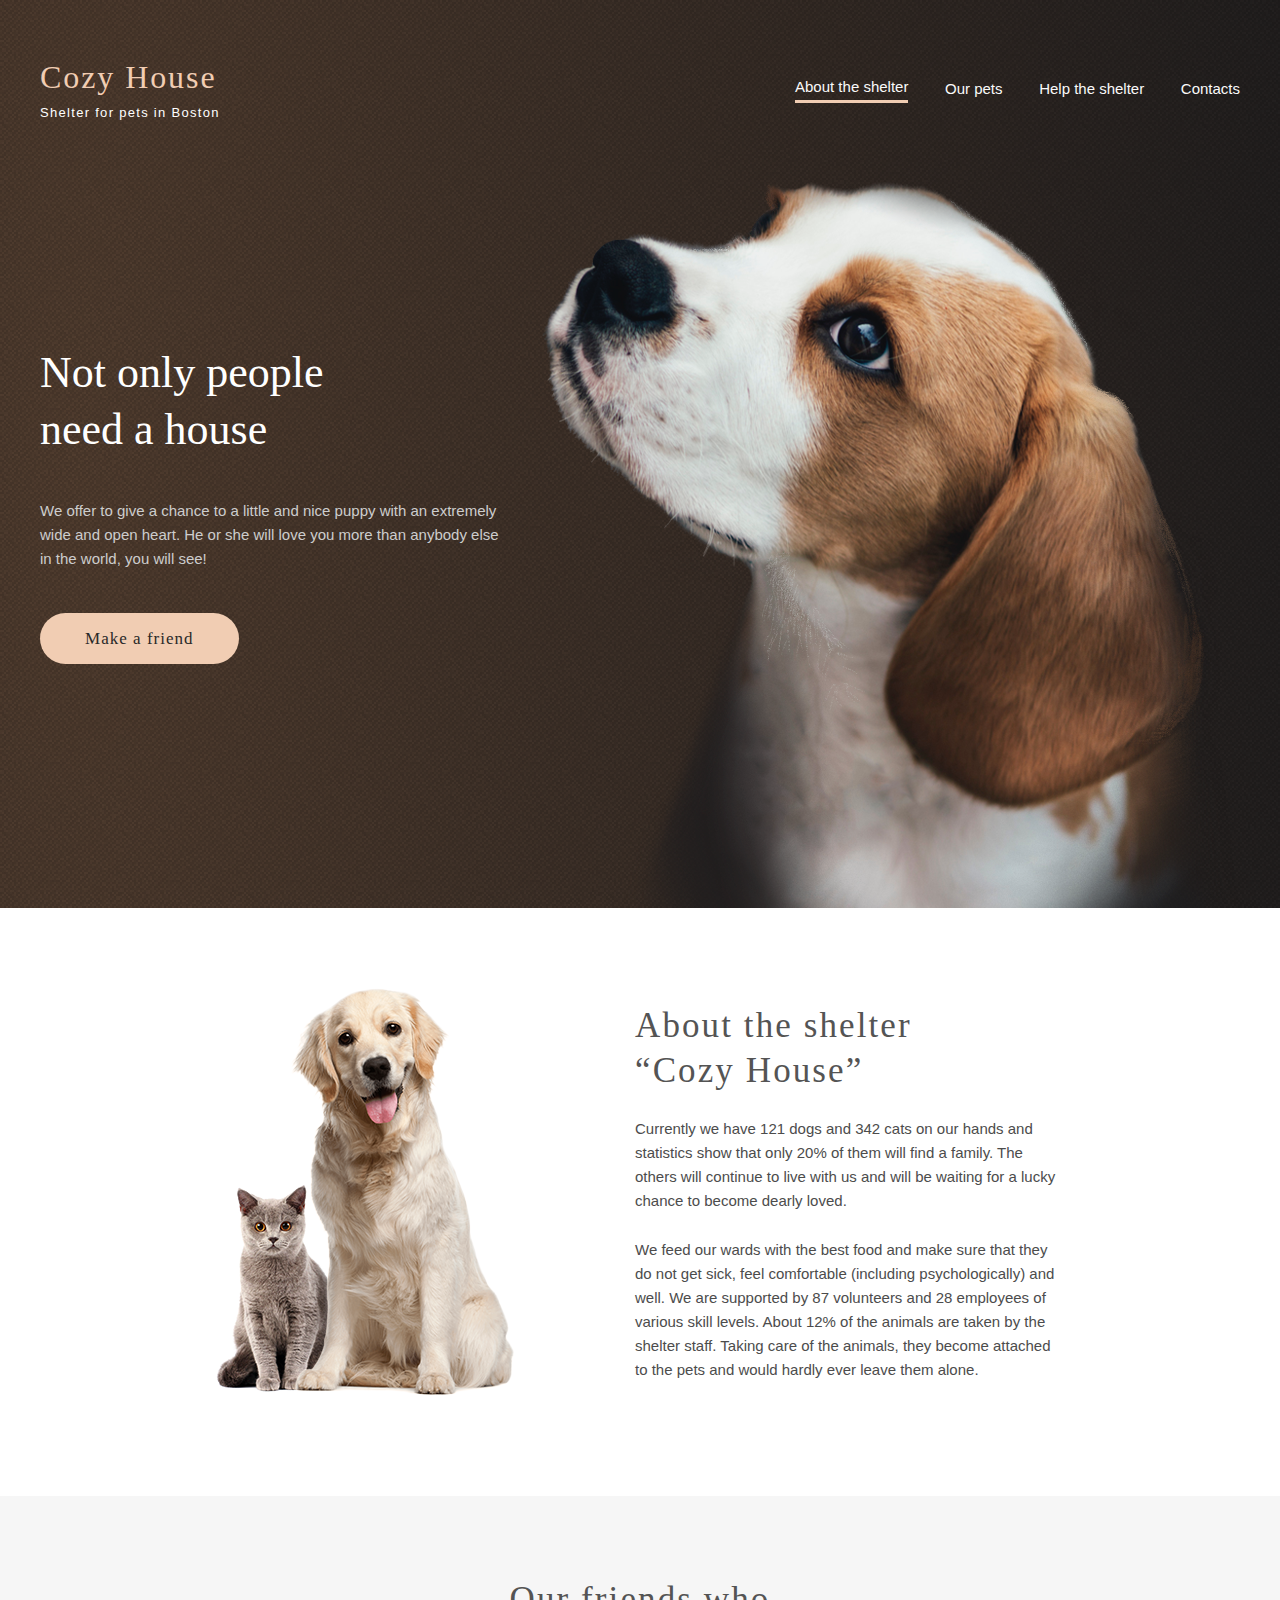
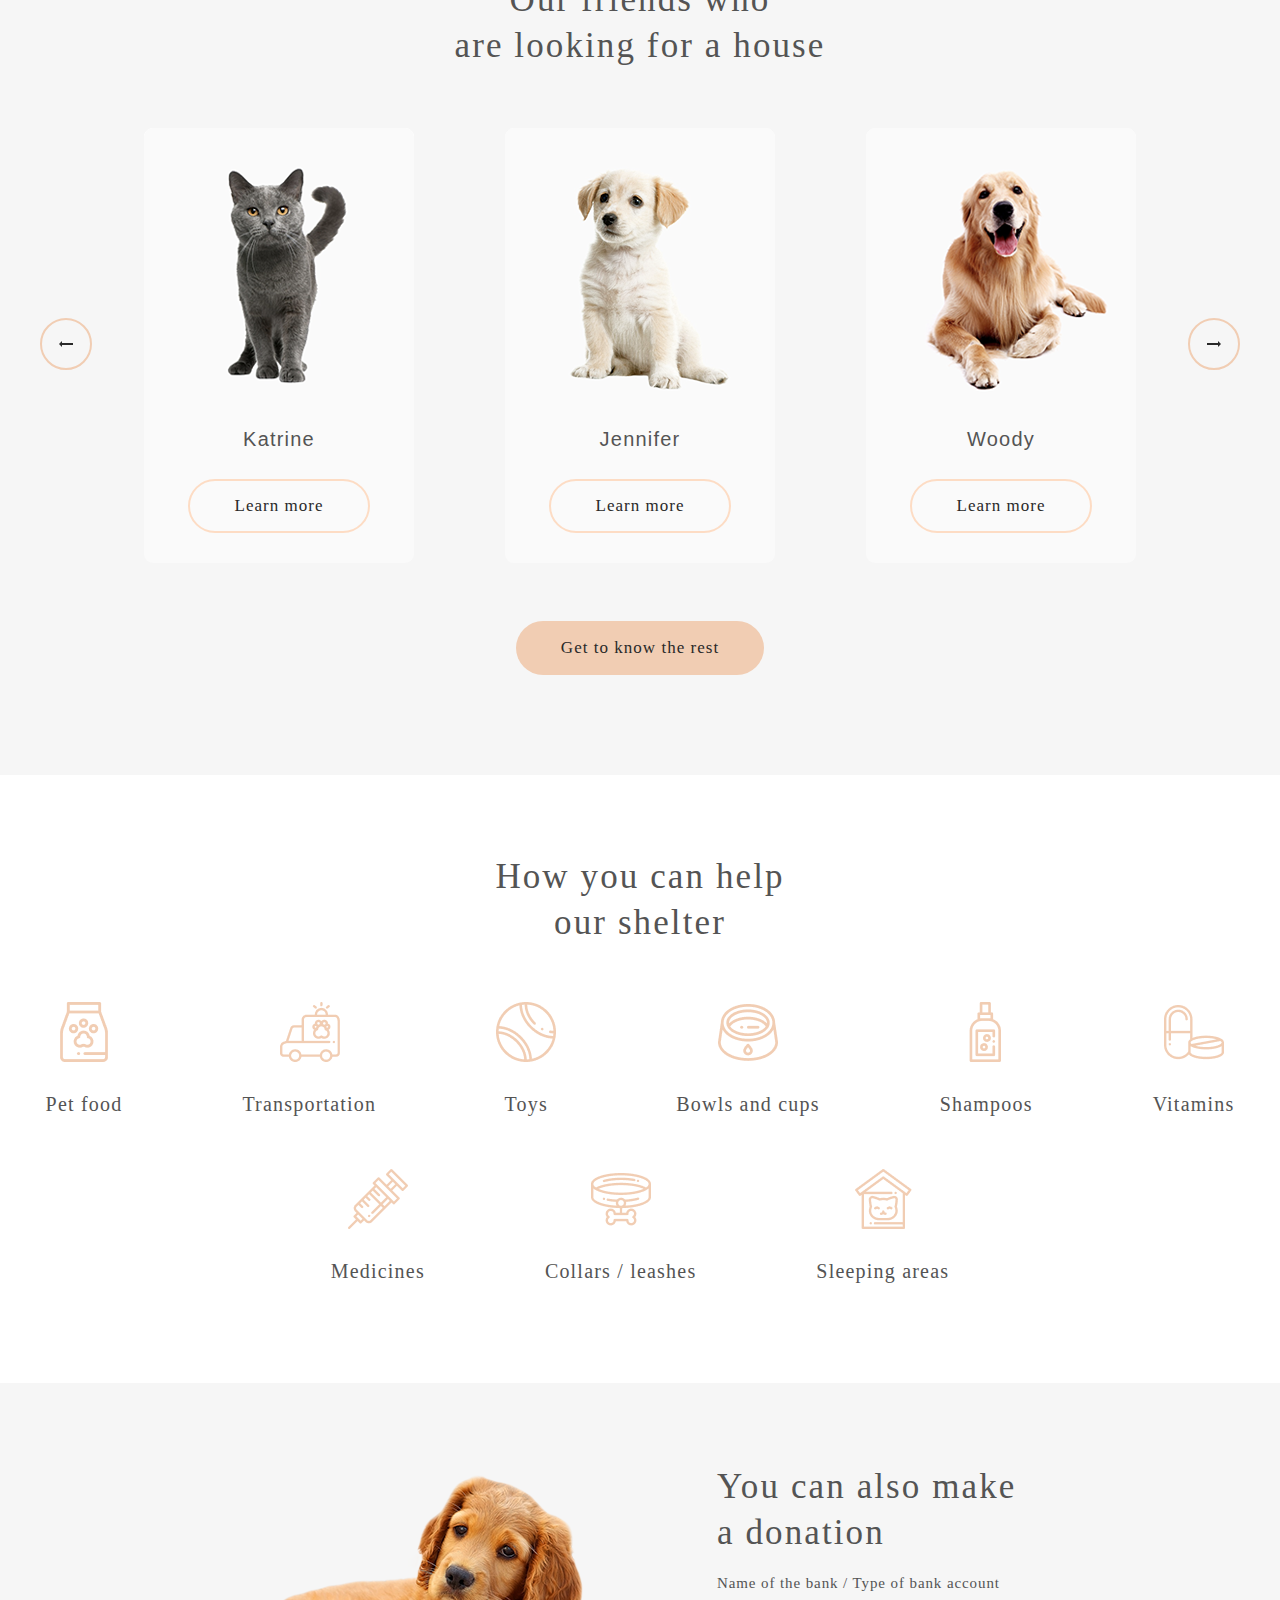
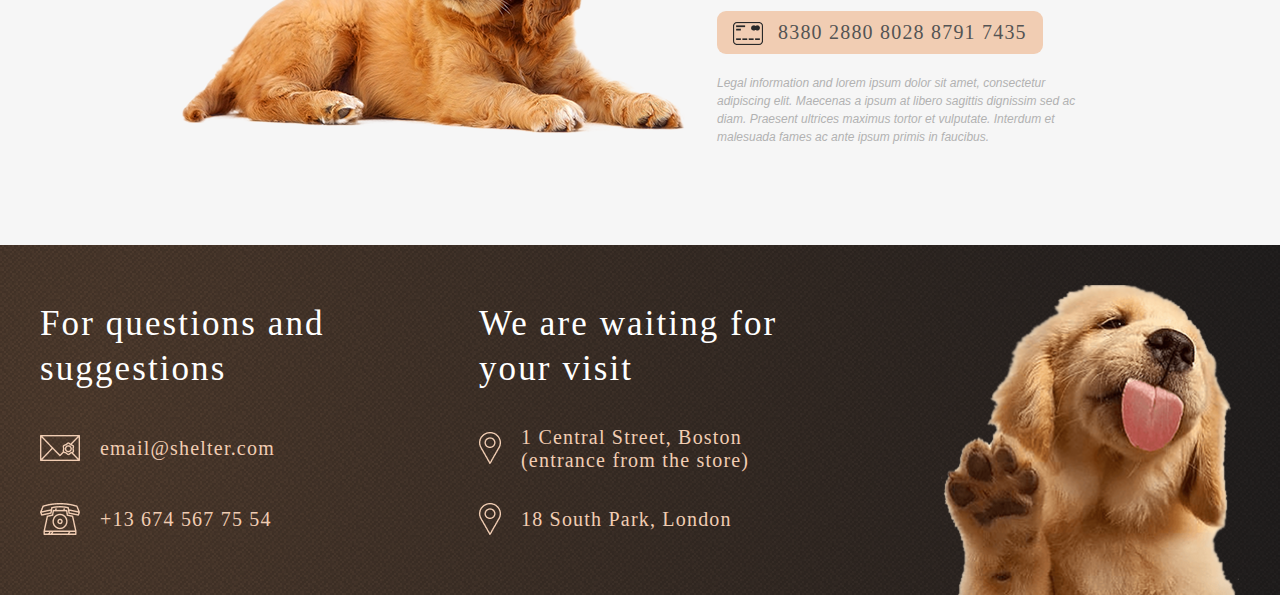
<file: index.html>
<!DOCTYPE html>
<html lang="en">

<head>
  <meta charset="UTF-8">
  <meta name="viewport" content="width=device-width, initial-scale=1.0">
  <link href="css/normalize.css" rel="stylesheet">
  <link href="css/main.css" rel="stylesheet">
  <title>Cozy House</title>
</head>

<body>
  <section class="first-screen">
    <header class="page-header">
      <div class="page-header__wrapper">
        <div class="page-header__logo logo">
          <a class="logo__link" href="#">Cozy House</a>
          <p class="logo__info">Shelter for pets in Boston</p>
        </div>
        <h1 class="visually-hidden">Cozy House</h1>
        <button class="btn main-nav__toggle" type="button">
			     <span class="visually-hidden">Открыть меню</span>
		    </button>
        <nav class="page-header__nav main-nav main-nav--closed">
          <div class="main-nav__wrapper">
            <ul class="main-nav__list">
              <li class="main-nav__item">
                <a class="main-nav__link main-nav__link--active" href="#">About the shelter</a>
              </li>
              <li class="main-nav__item">
                <a class="main-nav__link" href="pets.html">Our pets</a>
              </li>
              <li class="main-nav__item">
                <a class="main-nav__link main-nav__link--inactive" href="#">Help the shelter</a>
              </li>
              <li class="main-nav__item">
                <a class="main-nav__link main-nav__link--inactive" href="#">Contacts </a>
              </li>
            </ul>
          </div>
        </nav>
      </div>
    </header>
    <section class="promo-block">
      <div class="promo-block__wrapper">
        <div class="promo-block__info">
          <div class="promo-block__slogan">
            Not only people need a house
          </div>
          <div class="promo-block__text">
            We offer to give a chance to a little and nice puppy with an extremely wide and open heart. He or she will love you more than anybody else in the world, you will see!
          </div>
          <a class=" btn btn--rose promo-block__link" href="pets.html">Make a friend</a>
        </div>
        <div class="promo-block__image">
          <picture>
            <source media="(max-width: 767px)" srcset="assets/images/start-screen-puppy-mobile.png">
            <source media="(max-width: 1279px)" srcset="assets/images/start-screen-puppy-tablet.png">
            <img src="assets/images/start-screen-puppy.png" alt="">
          </picture>
        </div>
      </div>
    </section>
  </section>
  <main>
    <section class="about">
      <div class="about__wrapper">
        <picture>
          <source media="(max-width: 767px)" srcset="assets/images/about-pets-mobile.png">
          <img class="about__img" src="assets/images/about-pets.png" width="300" height="408" alt="Dog and cat">
        </picture>
        <div class="about__right-block">
          <h2 class="about__title">About the shelter “Cozy House”</h2>
          <div class="about__info">
            <p class="about__text about__text--one">Currently we have 121 dogs and 342 cats on our hands and statistics show that only 20% of them will find a family. The others will continue to live with us and will be waiting for a lucky chance to become dearly loved.</p>
            <p class="about__text about__text--two">We feed our wards with the best food and make sure that they do not get sick, feel comfortable (including psychologically) and well. We are supported by 87 volunteers and 28 employees of various skill levels. About 12% of the animals are taken
              by the shelter staff. Taking care of the animals, they become attached to the pets and would hardly ever leave them alone.</p>
          </div>
        </div>
      </div>
    </section>
    <section class="our-friends">
      <div class="our-friends__wrapper">
        <h2 class="our-friends__title">Our friends who <br> are looking for a house</h2>
        <div class="our-friends__list">
          <div class="our-friends__item" tabindex="0">
            <img src="assets/images/pets-katrine.png" alt="Cat Katrine">
            <p class="our-friends__name">Katrine</p>
            <a href="#" class="our-friends__learn-more btn btn--rose-border">Learn more</a>
          </div>
          <div class="our-friends__item" tabindex="0">
            <img src="assets/images/pets-jennifer.png" alt="Dog Jennifer">
            <p class="our-friends__name">Jennifer</p>
            <a href="#" class="our-friends__learn-more btn btn--rose-border">Learn more</a>
          </div>
          <div class="our-friends__item" tabindex="0">
            <img src="assets/images/pets-woody.png" alt="Dog Woody">
            <p class="our-friends__name">Woody</p>
            <a href="#" class="our-friends__learn-more btn btn--rose-border">Learn more</a>
          </div>
        </div>
        <div class="our-friends__buttons">
          <button class="btn btn--rose-border our-friends__button our-friends__button--left" type="button">Предыдущий</button>
          <button class="btn btn--rose-border our-friends__button our-friends__button--right" type="button">Следующий</button>
        </div>
        <a class="btn btn--rose our-friends__link" href="pets.html">Get to know the rest</a>
      </div>
    </section>
    <section class="help">
      <div class="help__wrapper">
        <h2 class="help__title">How you can help our shelter</h2>
        <ul class="help__list">
          <li class="help__item" tabindex="0">
            <picture>
              <source media="(max-width: 767px)" srcset="assets/icons/icon-pet-food-mobile.png">
              <img src="assets/icons/icon-pet-food.png" alt="Pet food">
            </picture>

            <p>Pet food</p>
          </li>
          <li class="help__item" tabindex="0">
            <picture>
              <source media="(max-width: 767px)" srcset="assets/icons/icon-transportation-mobile.png">
              <img src="assets/icons/icon-transportation.png" alt="Transportation">
            </picture>
            <p>Transportation</p>
          </li>
          <li class="help__item" tabindex="0">
            <picture>
              <source media="(max-width: 767px)" srcset="assets/icons/icon-toys-mobile.png">
              <img src="assets/icons/icon-toys.png" alt="Toys">
            </picture>
            <p>Toys</p>
          </li>
          <li class="help__item" tabindex="0">
            <picture>
              <source media="(max-width: 767px)" srcset="assets/icons/icon-bowls-and-cups-mobile.png">
              <img src="assets/icons/icon-bowls-and-cups.png" alt="Bowls and cups">
            </picture>
            <p>Bowls and cups</p>
          </li>
          <li class="help__item" tabindex="0">
            <picture>
              <source media="(max-width: 767px)" srcset="assets/icons/icon-shampoos-mobile.png">
              <img src="assets/icons/icon-shampoos.png" alt="Shampoos">
            </picture>
            <p>Shampoos</p>
          </li>
          <li class="help__item" tabindex="0">
            <picture>
              <source media="(max-width: 767px)" srcset="assets/icons/icon-vitamins-mobile.png">
              <img src="assets/icons/icon-vitamins.png" alt="Vitamins">
            </picture>
            <p>Vitamins</p>
          </li>
          <li class="help__item" tabindex="0">
            <picture>
              <source media="(max-width: 767px)" srcset="assets//icons/icon-medicines-mobile.png">
              <img src="assets//icons/icon-medicines.png" alt="Medicines">
            </picture>
            <p>Medicines</p>
          </li>
          <li class="help__item" tabindex="0">
            <picture>
              <source media="(max-width: 767px)" srcset="assets/icons/icon-collars-leashes-mobile.png">
              <img src="assets/icons/icon-collars-leashes.png" alt="Collars / leashes">
            </picture>
            <p>Collars / leashes</p>
          </li>
          <li class="help__item" tabindex="0">
            <picture>
              <source media="(max-width: 767px)" srcset="assets/icons/icon-sleeping-area-mobile.png">
              <img src="assets/icons/icon-sleeping-area.png" alt="Sleeping area">
            </picture>
            <p>Sleeping areas</p>
          </li>
        </ul>
      </div>
    </section>
    <section class="donation">
      <div class="donation__wrapper">
        <picture>
          <source media="(max-width: 767px)" srcset="assets/images/donation-dog-mobile.png">
          <img class="donation__img" src="assets/images/donation-dog.png" alt="little nice puppy">
        </picture>

        <div class="donation__info">
          <h2 class="donation__title">
            You can also make a donation
          </h2>
          <p class="donation__subtitle">Name of the bank / Type of bank account</p>
          <a href="#" class="btn btn--rose donation__number">8380 2880 8028 8791 7435</a>
          <p class="donation__text">Legal information and lorem ipsum dolor sit amet, consectetur adipiscing elit. Maecenas a ipsum at libero sagittis dignissim sed ac diam. Praesent ultrices maximus tortor et vulputate. Interdum et malesuada fames ac ante ipsum primis in faucibus.</p>
        </div>
      </div>
    </section>
  </main>
  <footer class="page-footer">
    <div class="page-footer__wrapper">
      <div class="page-footer__questions">
        <h2 class="page-footer__title page-footer__title--questions">For questions and suggestions</h2>
        <a class="page-footer__link page-footer__link--email" href="mailto:email@shelter.com">email@shelter.com</a>
        <a class="page-footer__link page-footer__link--phone" href="tel:+13 674 567 75 54">+13 674 567 75 54</a>
      </div>
      <div class="page-footer__visit">
        <h2 class="page-footer__title page-footer__title--visit">We are waiting for your visit</h2>
        <a class="page-footer__link page-footer__link--boston" href="https://goo.gl/maps/ExmY4Qxb1jj3XvJt8" target="_blank">1 Central Street, Boston (entrance from the store)</a>
        <a class="page-footer__link page-footer__link--london" href="https://goo.gl/maps/2QhapQnpLx5Kf5Pk9" target="_blank">18 South Park, London </a>
      </div>

      <picture>
        <source media="(max-width: 767px)" srcset="assets/images/footer-puppy-mobile.png">
        <img class="page-footer__puppy" src="assets/images/footer-puppy.png" alt="little puppy">
      </picture>

    </div>
  </footer>
  <script src="js/main.js"></script>
</body>

</html>
</file>
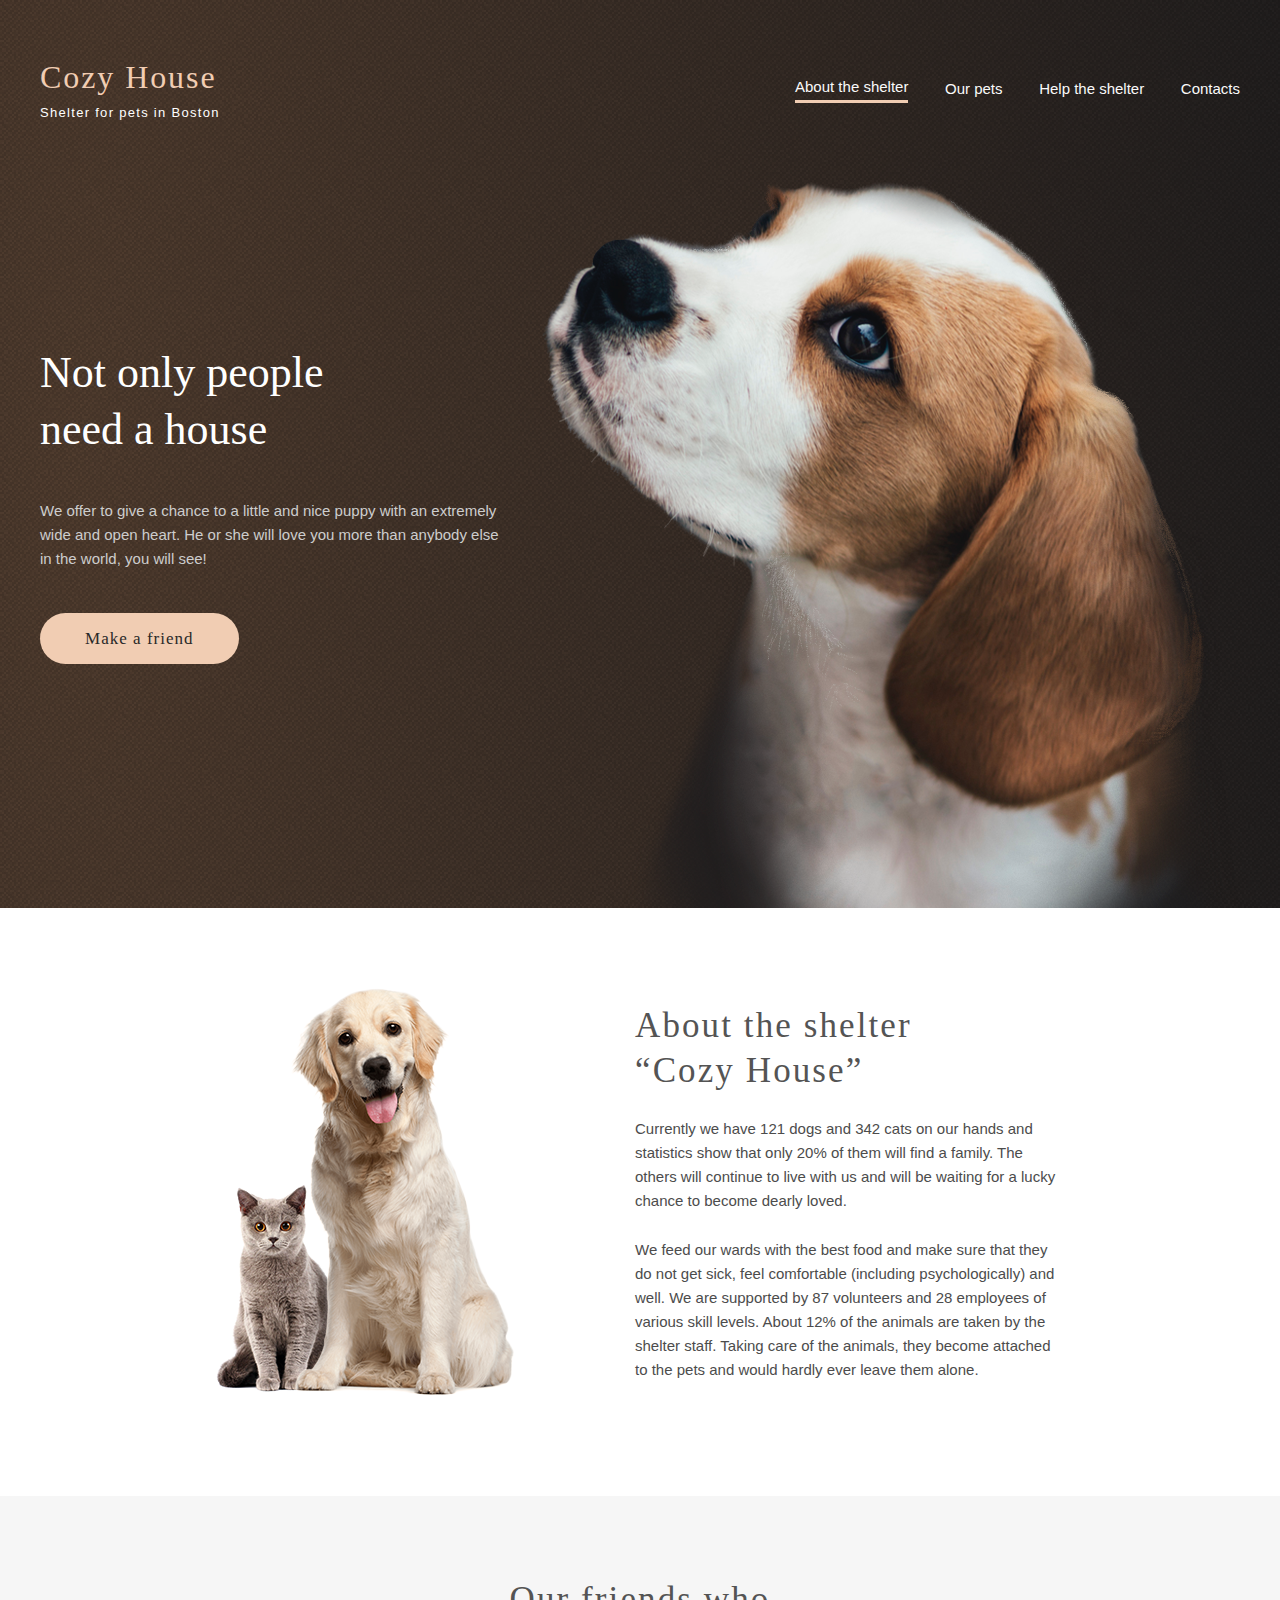
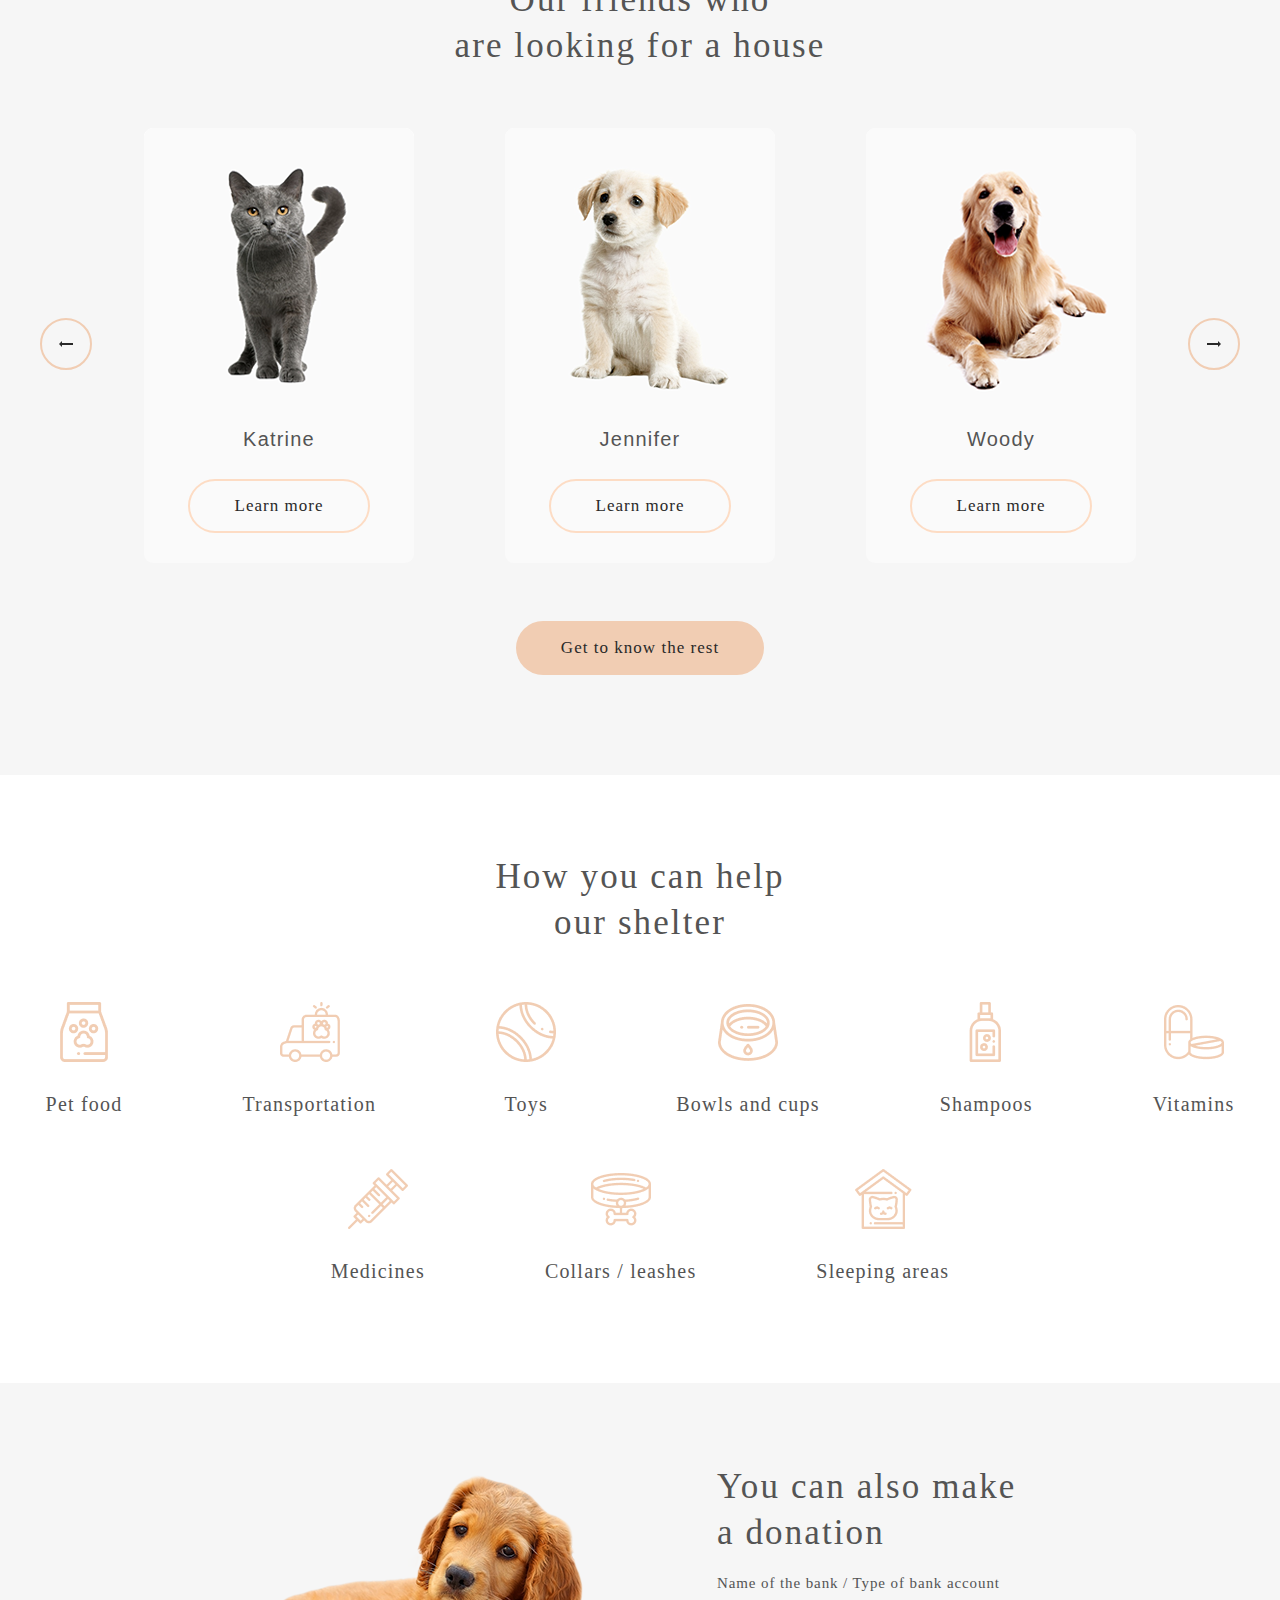
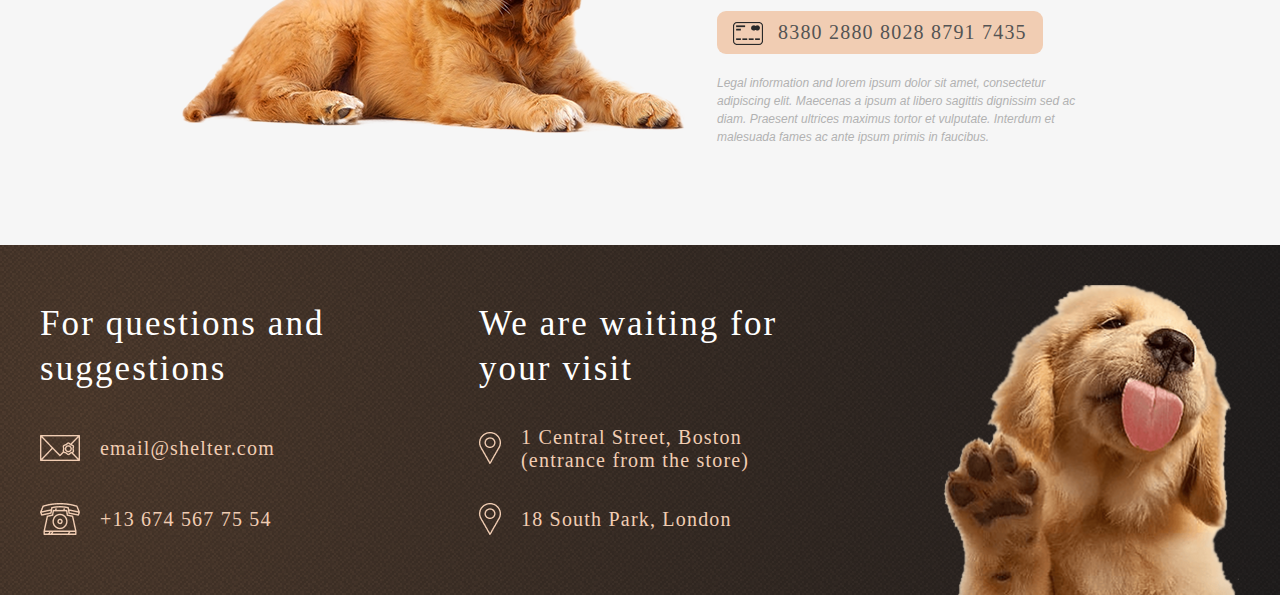
<file: main.html>
<!DOCTYPE html>
<html lang="en">

<head>
  <meta charset="UTF-8">
  <meta name="viewport" content="width=device-width, initial-scale=1.0">
  <link href="css/normalize.css" rel="stylesheet">
  <link href="css/main.css" rel="stylesheet">
  <title>Cozy House</title>
</head>

<body>
  <section class="first-screen">
    <header class="page-header">
      <div class="page-header__wrapper">
        <div class="page-header__logo logo">
          <a class="logo__link" href="#">Cozy House</a>
          <p class="logo__info">Shelter for pets in Boston</p>
        </div>
        <h1 class="visually-hidden">Cozy House</h1>
        <button class="btn main-nav__toggle" type="button">
			<span class="visually-hidden">Открыть меню</span>
		</button>
        <nav class="page-header__nav main-nav main-nav--closed">
          <div class="main-nav__wrapper">
            <ul class="main-nav__list">
              <li class="main-nav__item">
                <a class="main-nav__link main-nav__link--active" href="#">About the shelter</a>
              </li>
              <li class="main-nav__item">
                <a class="main-nav__link" href="pets.html">Our pets</a>
              </li>
              <li class="main-nav__item">
                <a class="main-nav__link main-nav__link--inactive" href="#">Help the shelter</a>
              </li>
              <li class="main-nav__item">
                <a class="main-nav__link main-nav__link--inactive" href="#">Contacts </a>
              </li>
            </ul>
          </div>
        </nav>
      </div>
    </header>
    <section class="promo-block">
      <div class="promo-block__wrapper">
        <div class="promo-block__info">
          <div class="promo-block__slogan">
            Not only people need a house
          </div>
          <div class="promo-block__text">
            We offer to give a chance to a little and nice puppy with an extremely wide and open heart. He or she will love you more than anybody else in the world, you will see!
          </div>
          <a class=" btn btn--rose promo-block__link" href="pets.html">Make a friend</a>
        </div>
        <div class="promo-block__image">
          <picture>
            <source media="(max-width: 767px)" srcset="assets/images/start-screen-puppy-mobile.png">
            <source media="(max-width: 1279px)" srcset="assets/images/start-screen-puppy-tablet.png">
            <img src="assets/images/start-screen-puppy.png" alt="">
          </picture>
        </div>
      </div>
    </section>
  </section>
  <main>
    <section class="about">
      <div class="about__wrapper">
        <picture>
          <source media="(max-width: 767px)" srcset="assets/images/about-pets-mobile.png">
          <img class="about__img" src="assets/images/about-pets.png" width="300" height="408" alt="Dog and cat">
        </picture>
        <div class="about__right-block">
          <h2 class="about__title">About the shelter “Cozy House”</h2>
          <div class="about__info">
            <p class="about__text about__text--one">Currently we have 121 dogs and 342 cats on our hands and statistics show that only 20% of them will find a family. The others will continue to live with us and will be waiting for a lucky chance to become dearly loved.</p>
            <p class="about__text about__text--two">We feed our wards with the best food and make sure that they do not get sick, feel comfortable (including psychologically) and well. We are supported by 87 volunteers and 28 employees of various skill levels. About 12% of the animals are taken
              by the shelter staff. Taking care of the animals, they become attached to the pets and would hardly ever leave them alone.</p>
          </div>
        </div>
      </div>
    </section>
    <section class="our-friends">
      <div class="our-friends__wrapper">
        <h2 class="our-friends__title">Our friends who <br> are looking for a house</h2>
        <div class="our-friends__list">
          <div class="our-friends__item" tabindex="0">
            <img src="assets/images/pets-katrine.png" alt="Cat Katrine">
            <p class="our-friends__name">Katrine</p>
            <a href="#" class="our-friends__learn-more btn btn--rose-border">Learn more</a>
          </div>
          <div class="our-friends__item" tabindex="0">
            <img src="assets/images/pets-jennifer.png" alt="Dog Jennifer">
            <p class="our-friends__name">Jennifer</p>
            <a href="#" class="our-friends__learn-more btn btn--rose-border">Learn more</a>
          </div>
          <div class="our-friends__item" tabindex="0">
            <img src="assets/images/pets-woody.png" alt="Dog Woody">
            <p class="our-friends__name">Woody</p>
            <a href="#" class="our-friends__learn-more btn btn--rose-border">Learn more</a>
          </div>
        </div>
        <div class="our-friends__buttons">
          <button class="btn btn--rose-border our-friends__button our-friends__button--left" type="button">Предыдущий</button>
          <button class="btn btn--rose-border our-friends__button our-friends__button--right" type="button">Следующий</button>
        </div>
        <a class="btn btn--rose our-friends__link" href="pets.html">Get to know the rest</a>
      </div>
    </section>
    <section class="help">
      <div class="help__wrapper">
        <h2 class="help__title">How you can help our shelter</h2>
        <ul class="help__list">
          <li class="help__item" tabindex="0">
            <picture>
              <source media="(max-width: 767px)" srcset="assets/icons/icon-pet-food-mobile.png">
              <img src="assets/icons/icon-pet-food.png" alt="Pet food">
            </picture>

            <p>Pet food</p>
          </li>
          <li class="help__item" tabindex="0">
            <picture>
              <source media="(max-width: 767px)" srcset="assets/icons/icon-transportation-mobile.png">
              <img src="assets/icons/icon-transportation.png" alt="Transportation">
            </picture>
            <p>Transportation</p>
          </li>
          <li class="help__item" tabindex="0">
            <picture>
              <source media="(max-width: 767px)" srcset="assets/icons/icon-toys-mobile.png">
              <img src="assets/icons/icon-toys.png" alt="Toys">
            </picture>
            <p>Toys</p>
          </li>
          <li class="help__item" tabindex="0">
            <picture>
              <source media="(max-width: 767px)" srcset="assets/icons/icon-bowls-and-cups-mobile.png">
              <img src="assets/icons/icon-bowls-and-cups.png" alt="Bowls and cups">
            </picture>
            <p>Bowls and cups</p>
          </li>
          <li class="help__item" tabindex="0">
            <picture>
              <source media="(max-width: 767px)" srcset="assets/icons/icon-shampoos-mobile.png">
              <img src="assets/icons/icon-shampoos.png" alt="Shampoos">
            </picture>
            <p>Shampoos</p>
          </li>
          <li class="help__item" tabindex="0">
            <picture>
              <source media="(max-width: 767px)" srcset="assets/icons/icon-vitamins-mobile.png">
              <img src="assets/icons/icon-vitamins.png" alt="Vitamins">
            </picture>
            <p>Vitamins</p>
          </li>
          <li class="help__item" tabindex="0">
            <picture>
              <source media="(max-width: 767px)" srcset="assets//icons/icon-medicines-mobile.png">
              <img src="assets//icons/icon-medicines.png" alt="Medicines">
            </picture>
            <p>Medicines</p>
          </li>
          <li class="help__item" tabindex="0">
            <picture>
              <source media="(max-width: 767px)" srcset="assets/icons/icon-collars-leashes-mobile.png">
              <img src="assets/icons/icon-collars-leashes.png" alt="Collars / leashes">
            </picture>
            <p>Collars / leashes</p>
          </li>
          <li class="help__item" tabindex="0">
            <picture>
              <source media="(max-width: 767px)" srcset="assets/icons/icon-sleeping-area-mobile.png">
              <img src="assets/icons/icon-sleeping-area.png" alt="Sleeping area">
            </picture>
            <p>Sleeping areas</p>
          </li>
        </ul>
      </div>
    </section>
    <section class="donation">
      <div class="donation__wrapper">
        <picture>
          <source media="(max-width: 767px)" srcset="assets/images/donation-dog-mobile.png">
          <img class="donation__img" src="assets/images/donation-dog.png" alt="little nice puppy">
        </picture>

        <div class="donation__info">
          <h2 class="donation__title">
            You can also make a donation
          </h2>
          <p class="donation__subtitle">Name of the bank / Type of bank account</p>
          <a href="#" class="btn btn--rose donation__number">8380 2880 8028 8791 7435</a>
          <p class="donation__text">Legal information and lorem ipsum dolor sit amet, consectetur adipiscing elit. Maecenas a ipsum at libero sagittis dignissim sed ac diam. Praesent ultrices maximus tortor et vulputate. Interdum et malesuada fames ac ante ipsum primis in faucibus.</p>
        </div>
      </div>
    </section>
  </main>
  <footer class="page-footer">
    <div class="page-footer__wrapper">
      <div class="page-footer__questions">
        <h2 class="page-footer__title page-footer__title--questions">For questions and suggestions</h2>
        <a class="page-footer__link page-footer__link--email" href="mailto:email@shelter.com">email@shelter.com</a>
        <a class="page-footer__link page-footer__link--phone" href="tel:+13 674 567 75 54">+13 674 567 75 54</a>
      </div>
      <div class="page-footer__visit">
        <h2 class="page-footer__title page-footer__title--visit">We are waiting for your visit</h2>
        <a class="page-footer__link page-footer__link--boston" href="https://goo.gl/maps/ExmY4Qxb1jj3XvJt8" target="_blank">1 Central Street, Boston (entrance from the store)</a>
        <a class="page-footer__link page-footer__link--london" href="https://goo.gl/maps/2QhapQnpLx5Kf5Pk9" target="_blank">18 South Park, London </a>
      </div>

      <picture>
        <source media="(max-width: 767px)" srcset="assets/images/footer-puppy-mobile.png">
        <img class="page-footer__puppy" src="assets/images/footer-puppy.png" alt="little puppy">
      </picture>

    </div>
  </footer>
  <script src="js/main.js"></script>
</body>

</html>
</file>
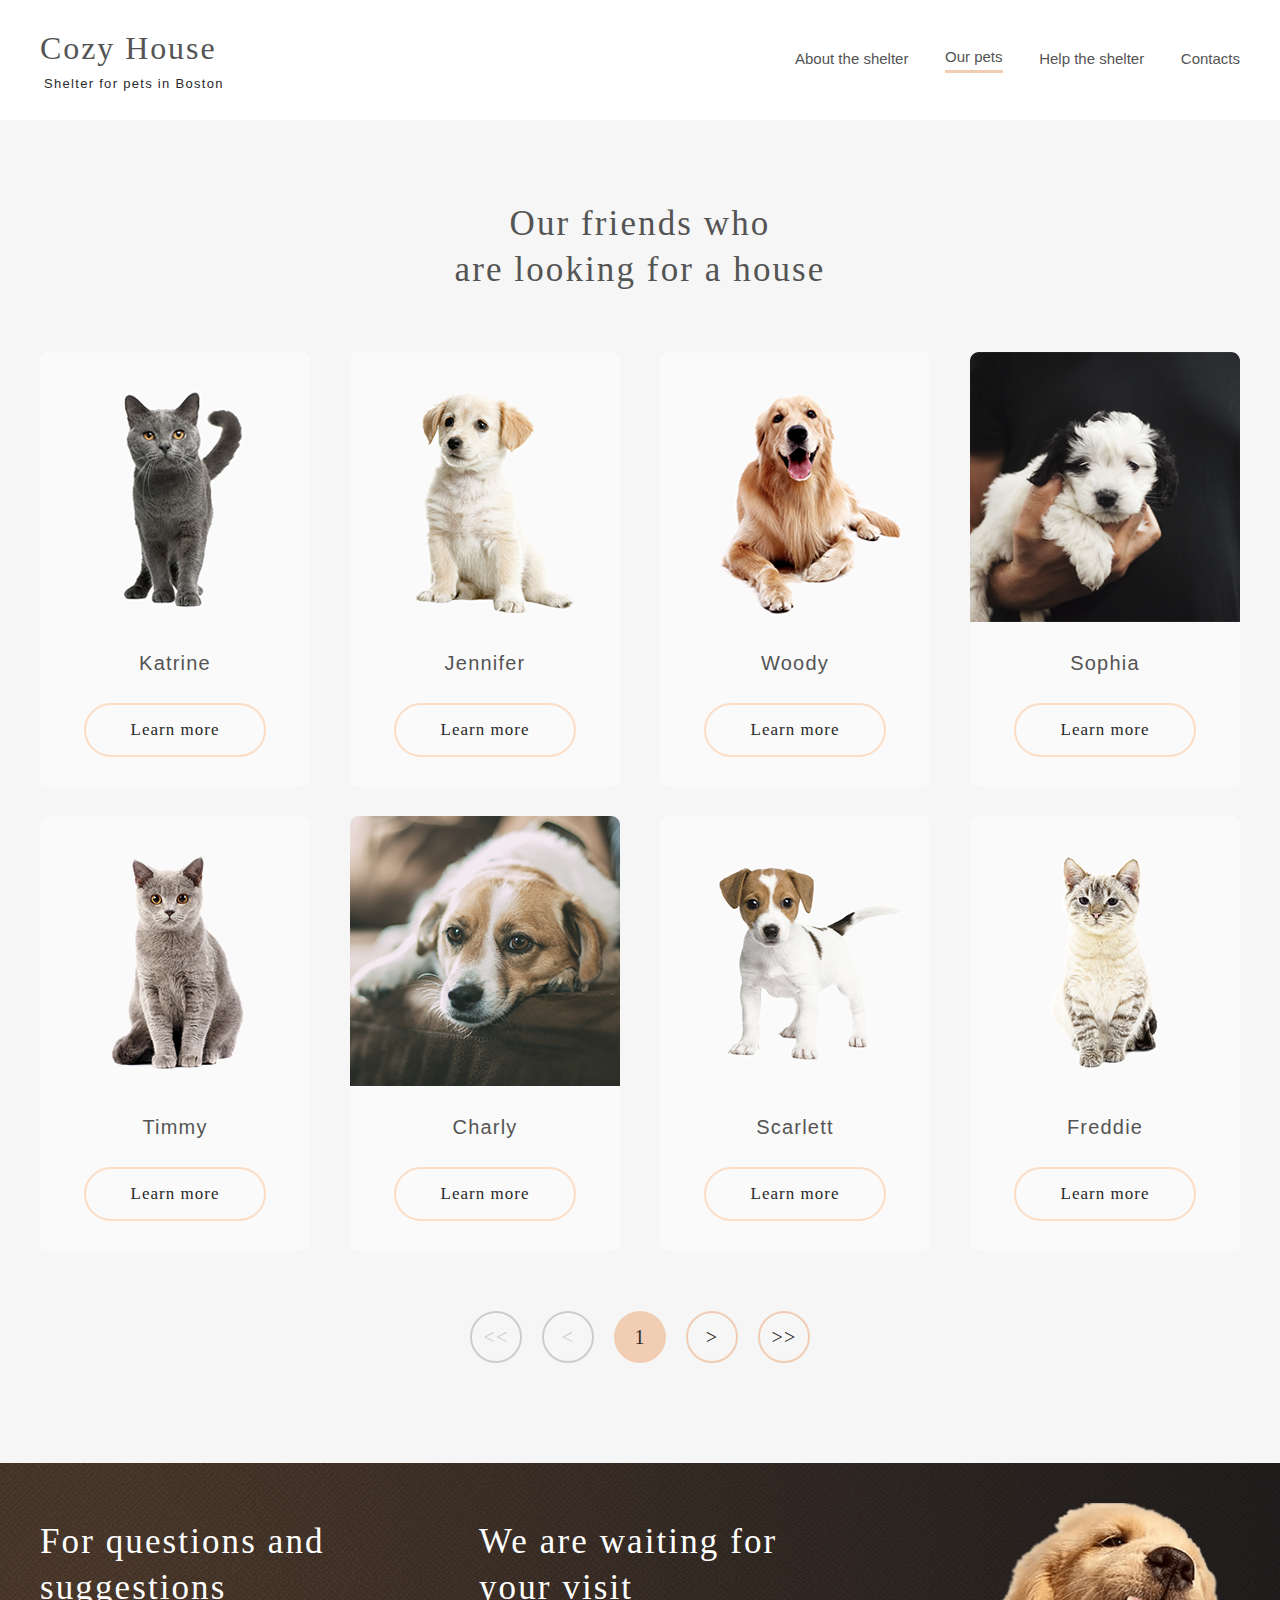
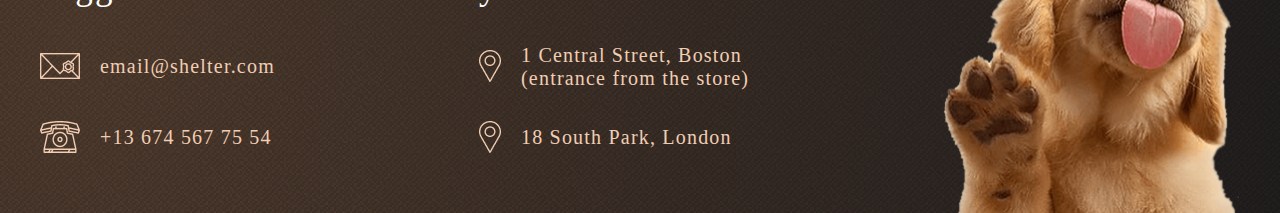
<file: pets.html>
<!DOCTYPE html>
<html lang="en">

<head>
  <meta charset="UTF-8">
  <meta name="viewport" content="width=device-width, initial-scale=1.0">
  <link href="css/normalize.css" rel="stylesheet">
  <link href="css/main.css" rel="stylesheet">
  <link href="css/pets.css" rel="stylesheet">
  <title>Cozy House</title>
</head>

<body>
  <header class="page-header page-header--inner">
    <div class="page-header__wrapper">
      <div class="page-header__logo page-header__logo--inner logo logo--inner">
        <a class="logo__link logo__link--inner" href="index.html">Cozy House</a>
        <p class="logo__info logo__info--inner">Shelter for pets in Boston</p>
      </div>
      <h1 class="visually-hidden">Cozy House</h1>
      <button class="btn main-nav__toggle main-nav__toggle--inner" type="button">
		<span class="visually-hidden">Открыть меню</span>
	</button>
      <nav class="page-header__nav main-nav main-nav--inner main-nav--closed main-nav--nojs">
        <div class="main-nav__wrapper">
          <ul class="main-nav__list main-nav__list--inner">
            <li class="main-nav__item">
              <a class="main-nav__link main-nav__link--inner" href="index.html">About the shelter</a>
            </li>
            <li class="main-nav__item">
              <a class="main-nav__link main-nav__link--inner main-nav__link--active" href="pets.html">Our pets</a>
            </li>
            <li class="main-nav__item">
              <a class="main-nav__link main-nav__link--inner main-nav__link--inactive" href="#">Help the shelter</a>
            </li>
            <li class="main-nav__item">
              <a class="main-nav__link main-nav__link--inner main-nav__link--inactive" href="#">Contacts </a>
            </li>
          </ul>
        </div>
      </nav>
    </div>
  </header>
  <main>
    <section class="our-friends our-friends--inner">
      <div class="our-friends__wrapper">
        <h2 class="our-friends__title our-friends__title--inner">Our friends who <br> are looking for a house</h2>
        <div class="our-friends__list our-friends__list--inner">
          <div class="our-friends__item our-friends__item--inner" tabindex="0">
            <img src="assets/images/pets-katrine.png" alt="Cat Katrine">
            <p class="our-friends__name">Katrine</p>
            <a href="#" class="our-friends__learn-more btn btn--rose-border">Learn more</a>
          </div>
          <div class="our-friends__item our-friends__item--inner" tabindex="0">
            <img src="assets/images/pets-jennifer.png" alt="Dog Jennifer">
            <p class="our-friends__name">Jennifer</p>
            <a href="#" class="our-friends__learn-more btn btn--rose-border">Learn more</a>
          </div>
          <div class="our-friends__item our-friends__item--inner" tabindex="0">
            <img src="assets/images/pets-woody.png" alt="Dog Woody">
            <p class="our-friends__name">Woody</p>
            <a href="#" class="our-friends__learn-more btn btn--rose-border">Learn more</a>
          </div>
          <div class="our-friends__item our-friends__item--inner" tabindex="0">
            <img src="assets/images/pets-sophia.png" alt="Puppy Sophia">
            <p class="our-friends__name">Sophia</p>
            <a href="#" class="our-friends__learn-more btn btn--rose-border">Learn more</a>
          </div>

          <div class="our-friends__item our-friends__item--inner" tabindex="0">
            <img src="assets/images/pets-timmy.png" alt="Cat Timmy">
            <p class="our-friends__name">Timmy</p>
            <a href="#" class="our-friends__learn-more btn btn--rose-border">Learn more</a>
          </div>
          <div class="our-friends__item our-friends__item--inner" tabindex="0">
            <img src="assets/images/pets-charly.png" alt="Dog Charly">
            <p class="our-friends__name">Charly</p>
            <a href="#" class="our-friends__learn-more btn btn--rose-border">Learn more</a>
          </div>
          <div class="our-friends__item our-friends__item--inner" tabindex="0">
            <img src="assets/images/pets-scarlet.png" alt="Puppy Scarlett">
            <p class="our-friends__name">Scarlett</p>
            <a href="#" class="our-friends__learn-more btn btn--rose-border">Learn more</a>
          </div>
          <div class="our-friends__item our-friends__item--inner" tabindex="0">
            <img src="assets/images/pets-freddie.png" alt="Cat Freddie">
            <p class="our-friends__name">Freddie</p>
            <a href="#" class="our-friends__learn-more btn btn--rose-border">Learn more</a>
          </div>
        </div>
        <div class="pagination">
          <a class="pagination__item pagination__item--disabled" href="#" aria-label="First page" disabled>
            <<</a>
              <a class="pagination__item pagination__item--disabled" href="#" aria-label="Previous page" disabled>
                <</a>
                  <a class="pagination__item pagination__item--current btn btn--rose-border" href="#" aria-label="Current page">1</a>
                  <a class="pagination__item pagination__item--active btn btn--rose-border" href="#" aria-label="Next page">></a>
                  <a class="pagination__item pagination__item--active btn btn--rose-border" href="#" aria-label="Last page">>></a>
        </div>
      </div>
    </section>
  </main>
  <footer class="page-footer">
    <div class="page-footer__wrapper">
      <div class="page-footer__questions">
        <h2 class="page-footer__title page-footer__title--questions">For questions and suggestions</h2>
        <a class="page-footer__link page-footer__link--email" href="mailto:email@shelter.com">email@shelter.com</a>
        <a class="page-footer__link page-footer__link--phone" href="tel:+13 674 567 75 54">+13 674 567 75 54</a>
      </div>
      <div class="page-footer__visit">
        <h2 class="page-footer__title page-footer__title--visit">We are waiting for your visit</h2>
        <a class="page-footer__link page-footer__link--boston" href="https://goo.gl/maps/ExmY4Qxb1jj3XvJt8" target="_blank">1 Central Street, Boston (entrance from the store)</a>
        <a class="page-footer__link page-footer__link--london" href="https://goo.gl/maps/2QhapQnpLx5Kf5Pk9" target="_blank">18 South Park, London </a>
      </div>
      <picture>
        <source media="(max-width: 767px)" srcset="assets/images/footer-puppy-mobile.png">
        <img class="page-footer__puppy" src="assets/images/footer-puppy.png" alt="little puppy">
      </picture>
    </div>
  </footer>
  <script src="js/main.js"></script>
</body>

</html>
</file>
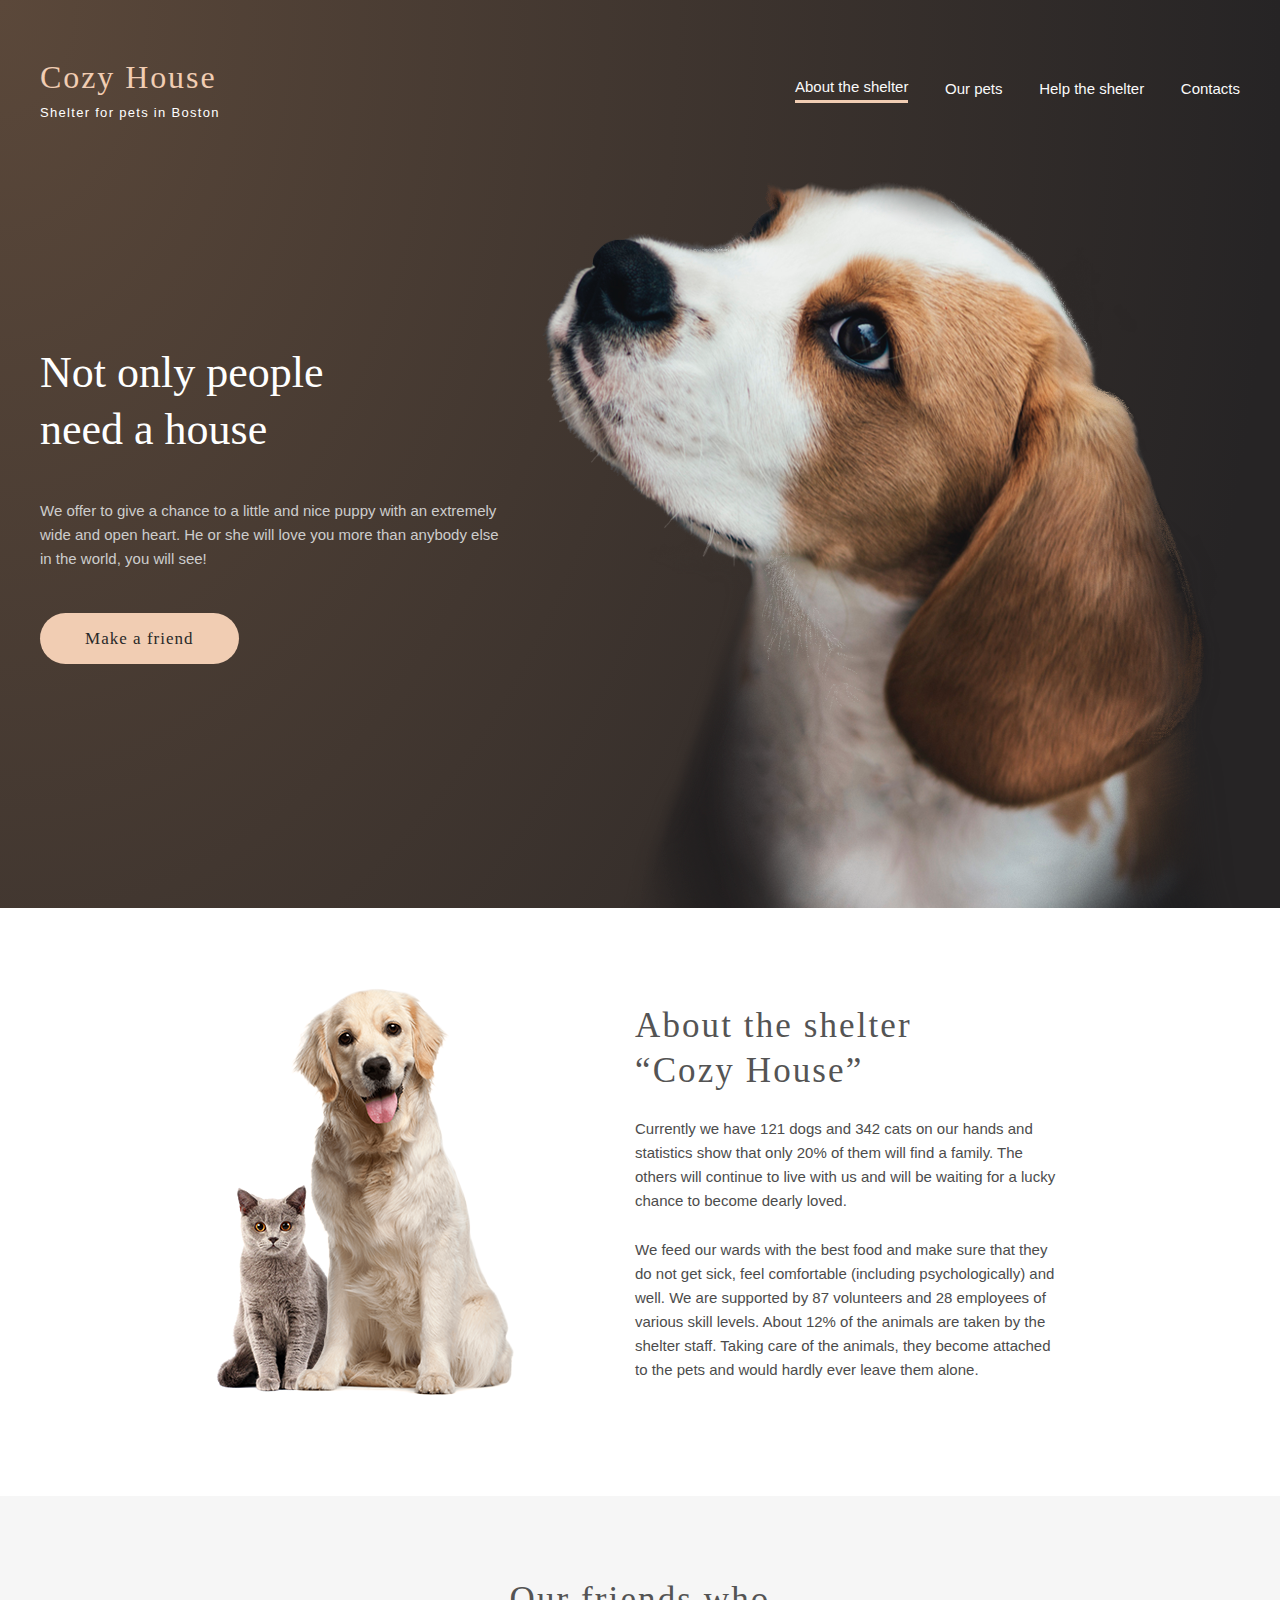
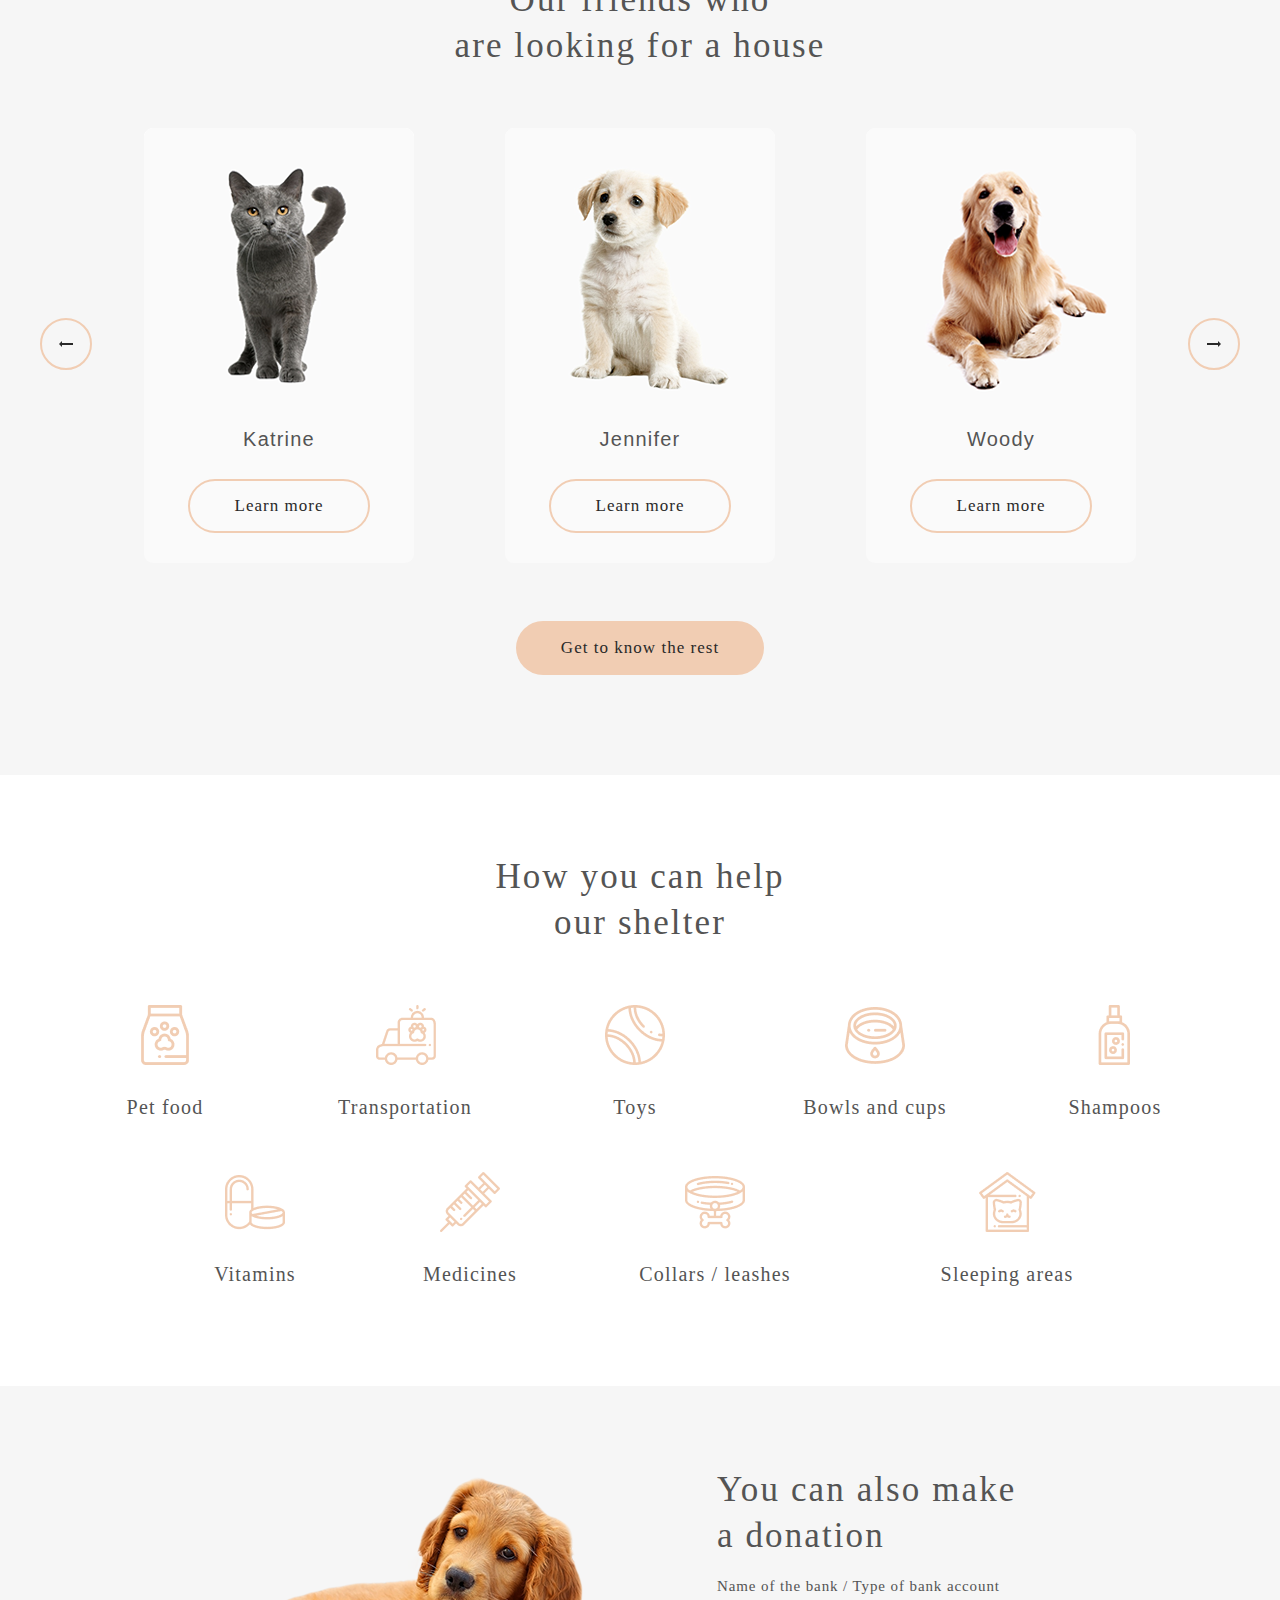
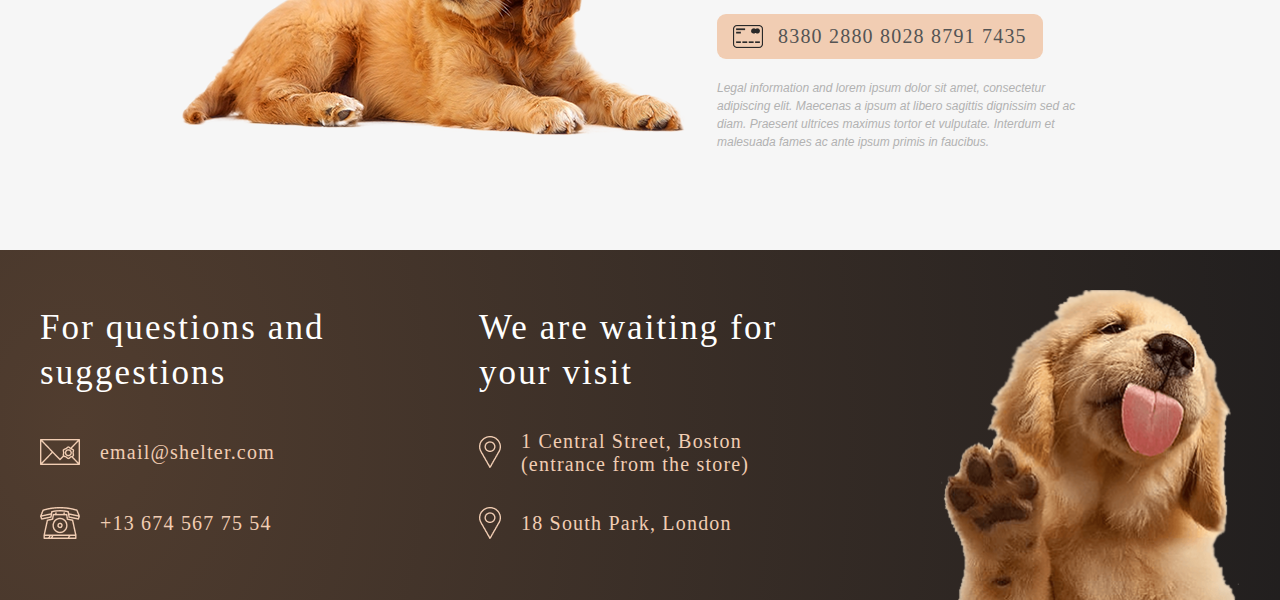
<file: shelter/pages/main/main.html>
<!DOCTYPE html>
<html lang="en">

<head>
  <meta charset="UTF-8">
  <meta name="viewport" content="width=device-width, initial-scale=1.0">
  <link href="normalize.css" rel="stylesheet">
  <link href="main.css" rel="stylesheet">
  <title>Cozy House</title>
</head>

<body>
  <section class="first-screen">
    <header class="page-header">
      <div class="page-header__wrapper">
        <div class="page-header__logo logo">
          <a class="logo__link" href="#">Cozy House</a>
          <p class="logo__info">Shelter for pets in Boston</p>
        </div>
        <h1 class="visually-hidden">Cozy House</h1>
        <button class="btn main-nav__toggle" type="button">
			<span class="visually-hidden">Открыть меню</span>
		</button>
        <nav class="page-header__nav main-nav main-nav--closed">
          <div class="main-nav__wrapper">
            <ul class="main-nav__list">
              <li class="main-nav__item">
                <a class="main-nav__link main-nav__link--active" href="#">About the shelter</a>
              </li>
              <li class="main-nav__item">
                <a class="main-nav__link" href="../pets/pets.html">Our pets</a>
              </li>
              <li class="main-nav__item">
                <a class="main-nav__link main-nav__link--inactive" href="#">Help the shelter</a>
              </li>
              <li class="main-nav__item">
                <a class="main-nav__link main-nav__link--inactive" href="#">Contacts </a>
              </li>
            </ul>
          </div>
        </nav>
      </div>
    </header>
    <section class="promo-block">
      <div class="promo-block__wrapper">
        <div class="promo-block__info">
          <div class="promo-block__slogan">
            Not only people need a house
          </div>
          <div class="promo-block__text">
            We offer to give a chance to a little and nice puppy with an extremely wide and open heart. He or she will love you more than anybody else in the world, you will see!
          </div>
          <a class=" btn btn--rose promo-block__link" href="../pets/pets.html">Make a friend</a>
        </div>
        <div class="promo-block__image">
          <picture>
            <source media="(max-width: 767px)" srcset="../../assets/images/start-screen-puppy-mobile.png">
            <source media="(max-width: 1279px)" srcset="../../assets/images/start-screen-puppy-tablet.png">
            <img src="../../assets/images/start-screen-puppy.png" alt="">
          </picture>
        </div>
      </div>
    </section>
  </section>
  <main>
    <section class="about">
      <div class="about__wrapper">
        <picture>
          <source media="(max-width: 767px)" srcset="../../assets/images/about-pets-mobile.png">
          <img class="about__img" src="../../assets/images/about-pets.png" width="300" height="408" alt="Dog and cat">
        </picture>
        <div class="about__right-block">
          <h2 class="about__title">About the shelter “Cozy House”</h2>
          <div class="about__info">
            <p class="about__text about__text--one">Currently we have 121 dogs and 342 cats on our hands and statistics show that only 20% of them will find a family. The others will continue to live with us and will be waiting for a lucky chance to become dearly loved.</p>
            <p class="about__text about__text--two">We feed our wards with the best food and make sure that they do not get sick, feel comfortable (including psychologically) and well. We are supported by 87 volunteers and 28 employees of various skill levels. About 12% of the animals are taken
              by the shelter staff. Taking care of the animals, they become attached to the pets and would hardly ever leave them alone.</p>
          </div>
        </div>
      </div>
    </section>
    <section class="our-friends">
      <div class="our-friends__wrapper">
        <h2 class="our-friends__title">Our friends who <br> are looking for a house</h2>
        <div class="our-friends__list">
          <div class="our-friends__item" tabindex="0">
            <img src="../../assets/images/pets-katrine.png" alt="Cat Katrine">
            <p class="our-friends__name">Katrine</p>
            <a href="#" class="our-friends__learn-more btn btn--rose-border">Learn more</a>
          </div>
          <div class="our-friends__item" tabindex="0">
            <img src="../../assets/images/pets-jennifer.png" alt="Dog Jennifer">
            <p class="our-friends__name">Jennifer</p>
            <a href="#" class="our-friends__learn-more btn btn--rose-border">Learn more</a>
          </div>
          <div class="our-friends__item" tabindex="0">
            <img src="../../assets/images/pets-woody.png" alt="Dog Woody">
            <p class="our-friends__name">Woody</p>
            <a href="#" class="our-friends__learn-more btn btn--rose-border">Learn more</a>
          </div>
        </div>
        <div class="our-friends__buttons">
          <button class="btn btn--rose-border our-friends__button our-friends__button--left" type="button">Предыдущий</button>
          <button class="btn btn--rose-border our-friends__button our-friends__button--right" type="button">Следующий</button>
        </div>
        <a class="btn btn--rose our-friends__link" href="../pets/pets.html">Get to know the rest</a>
      </div>
    </section>
    <section class="help">
      <div class="help__wrapper">
        <h2 class="help__title">How you can help our shelter</h2>
        <ul class="help__list">
          <li class="help__item" tabindex="0">
            <picture>
              <source media="(max-width: 767px)" srcset="../../assets/icons/icon-pet-food-mobile.png">
              <img src="../../assets/icons/icon-pet-food.png" alt="Pet food">
            </picture>

            <p>Pet food</p>
          </li>
          <li class="help__item" tabindex="0">
            <picture>
              <source media="(max-width: 767px)" srcset="../../assets/icons/icon-transportation-mobile.png">
              <img src="../../assets/icons/icon-transportation.png" alt="Transportation">
            </picture>
            <p>Transportation</p>
          </li>
          <li class="help__item" tabindex="0">
            <picture>
              <source media="(max-width: 767px)" srcset="../../assets/icons/icon-toys-mobile.png">
              <img src="../../assets/icons/icon-toys.png" alt="Toys">
            </picture>
            <p>Toys</p>
          </li>
          <li class="help__item" tabindex="0">
            <picture>
              <source media="(max-width: 767px)" srcset="../../assets/icons/icon-bowls-and-cups-mobile.png">
              <img src="../../assets/icons/icon-bowls-and-cups.png" alt="Bowls and cups">
            </picture>
            <p>Bowls and cups</p>
          </li>
          <li class="help__item" tabindex="0">
            <picture>
              <source media="(max-width: 767px)" srcset="../../assets/icons/icon-shampoos-mobile.png">
              <img src="../../assets/icons/icon-shampoos.png" alt="Shampoos">
            </picture>
            <p>Shampoos</p>
          </li>
          <li class="help__item" tabindex="0">
            <picture>
              <source media="(max-width: 767px)" srcset="../../assets/icons/icon-vitamins-mobile.png">
              <img src="../../assets/icons/icon-vitamins.png" alt="Vitamins">
            </picture>
            <p>Vitamins</p>
          </li>
          <li class="help__item" tabindex="0">
            <picture>
              <source media="(max-width: 767px)" srcset="../../assets//icons/icon-medicines-mobile.png">
              <img src="../../assets//icons/icon-medicines.png" alt="Medicines">
            </picture>
            <p>Medicines</p>
          </li>
          <li class="help__item" tabindex="0">
            <picture>
              <source media="(max-width: 767px)" srcset="../../assets/icons/icon-collars-leashes-mobile.png">
              <img src="../../assets/icons/icon-collars-leashes.png" alt="Collars / leashes">
            </picture>
            <p>Collars / leashes</p>
          </li>
          <li class="help__item" tabindex="0">
            <picture>
              <source media="(max-width: 767px)" srcset="../../assets//icons/icon-sleeping-area-mobile.png">
              <img src="../../assets//icons/icon-sleeping-area.png" alt="Sleeping area">
            </picture>
            <p>Sleeping areas</p>
          </li>
        </ul>
      </div>
    </section>
    <section class="donation">
      <div class="donation__wrapper">
        <picture>
          <source media="(max-width: 767px)" srcset="../../assets/images/donation-dog-mobile.png">
          <img class="donation__img" src="../../assets/images/donation-dog.png" alt="little nice puppy">
        </picture>

        <div class="donation__info">
          <h2 class="donation__title">
            You can also make a donation
          </h2>
          <p class="donation__subtitle">Name of the bank / Type of bank account</p>
          <a href="#" class="btn btn--rose donation__number">8380 2880 8028 8791 7435</a>
          <p class="donation__text">Legal information and lorem ipsum dolor sit amet, consectetur adipiscing elit. Maecenas a ipsum at libero sagittis dignissim sed ac diam. Praesent ultrices maximus tortor et vulputate. Interdum et malesuada fames ac ante ipsum primis in faucibus.</p>
        </div>
      </div>
    </section>
  </main>
  <footer class="page-footer">
    <div class="page-footer__wrapper">
      <div class="page-footer__questions">
        <h2 class="page-footer__title page-footer__title--questions">For questions and suggestions</h2>
        <a class="page-footer__link page-footer__link--email" href="mailto:email@shelter.com">email@shelter.com</a>
        <a class="page-footer__link page-footer__link--phone" href="tel:+13 674 567 75 54">+13 674 567 75 54</a>
      </div>
      <div class="page-footer__visit">
        <h2 class="page-footer__title page-footer__title--visit">We are waiting for your visit</h2>
        <a class="page-footer__link page-footer__link--boston" href="https://goo.gl/maps/ExmY4Qxb1jj3XvJt8" target="_blank">1 Central Street, Boston (entrance from the store)</a>
        <a class="page-footer__link page-footer__link--london" href="https://goo.gl/maps/2QhapQnpLx5Kf5Pk9" target="_blank">18 South Park, London </a>
      </div>

      <picture>
        <source media="(max-width: 767px)" srcset="../../assets/images/footer-puppy-mobile.png">
        <img class="page-footer__puppy" src="../../assets/images/footer-puppy.png" alt="little puppy">
      </picture>

    </div>
  </footer>
  <script src="main.js"></script>
</body>

</html>
</file>
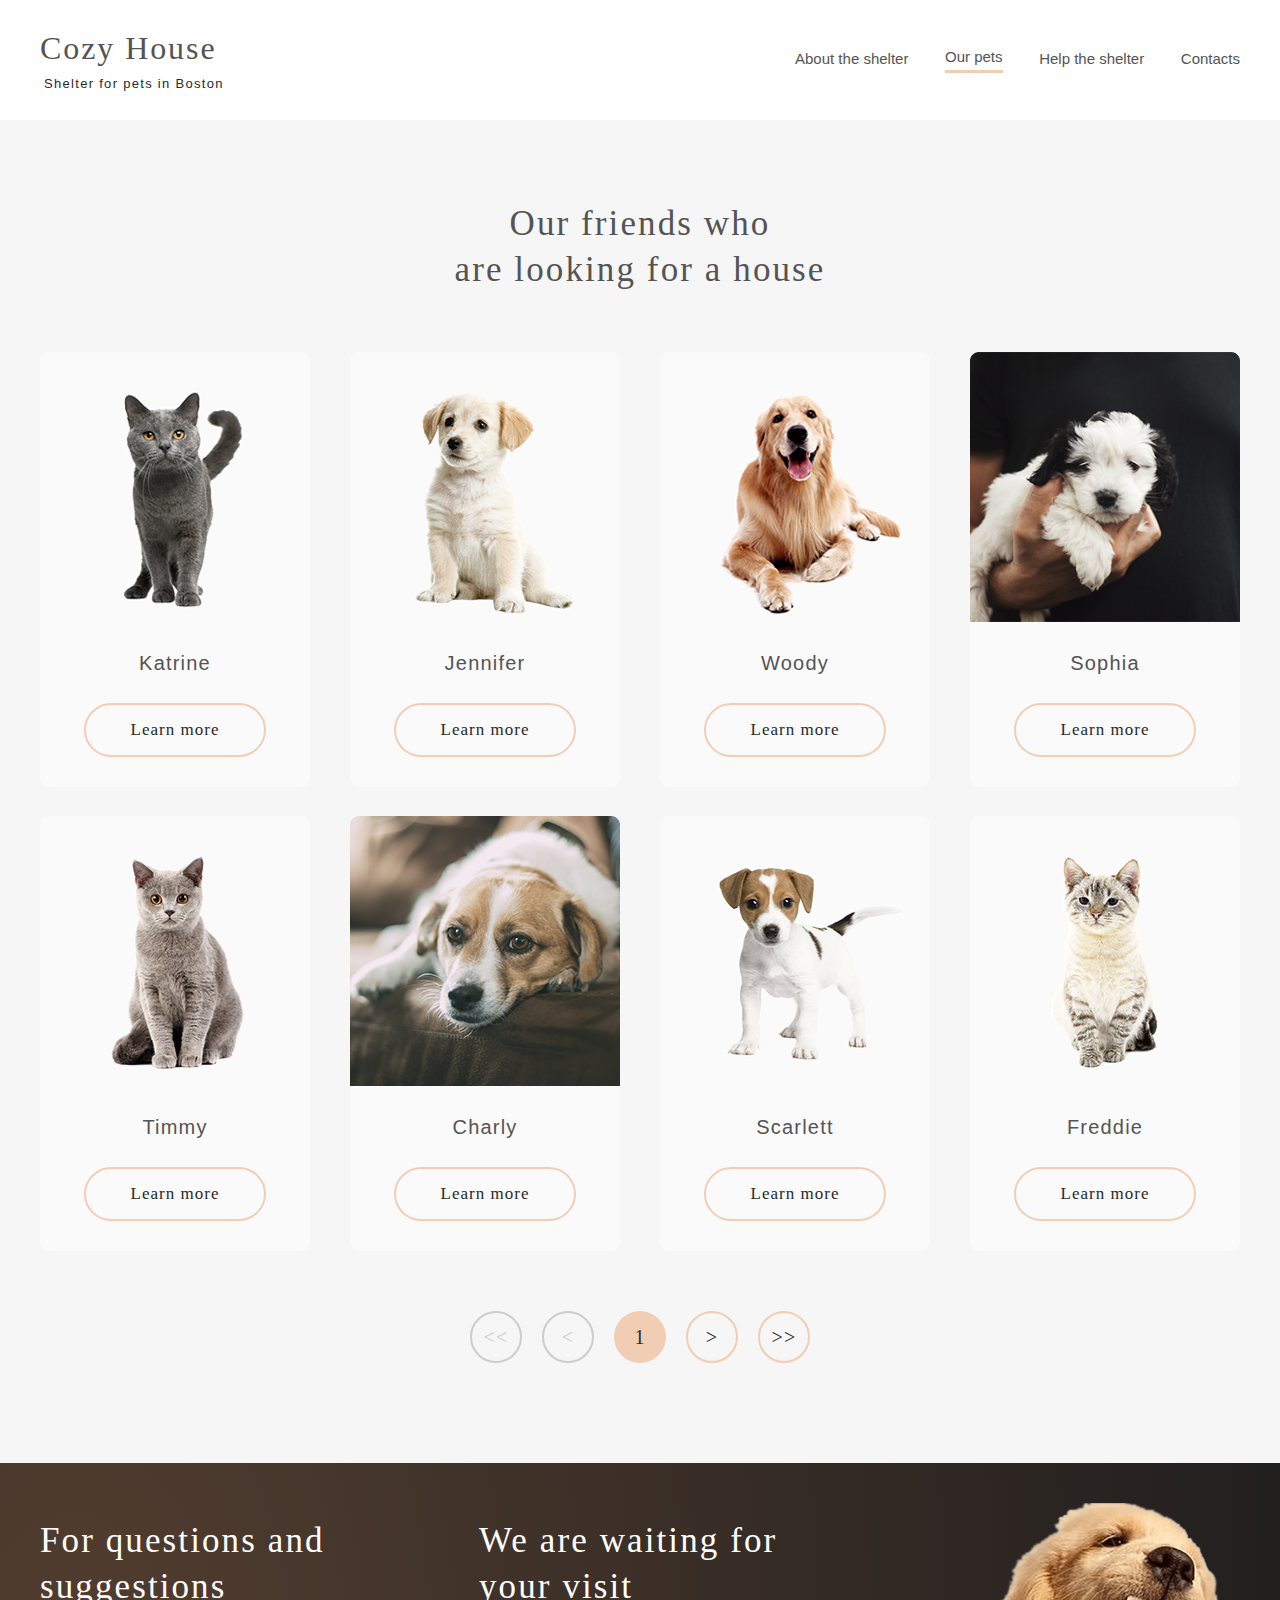
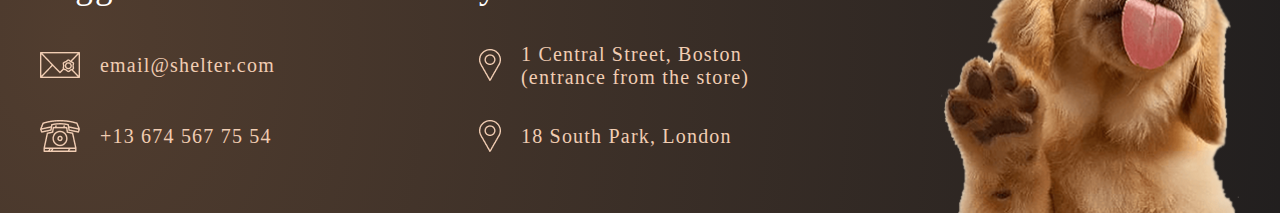
<file: shelter/pages/pets/pets.html>
<!DOCTYPE html>
<html lang="en">

<head>
  <meta charset="UTF-8">
  <meta name="viewport" content="width=device-width, initial-scale=1.0">
  <link href="../main/normalize.css" rel="stylesheet">
  <link href="../main/main.css" rel="stylesheet">
  <link href="pets.css" rel="stylesheet">
  <title>Cozy House</title>
</head>

<body>
  <header class="page-header page-header--inner">
    <div class="page-header__wrapper">
      <div class="page-header__logo page-header__logo--inner logo logo--inner">
        <a class="logo__link logo__link--inner" href="../main/main.html">Cozy House</a>
        <p class="logo__info logo__info--inner">Shelter for pets in Boston</p>
      </div>
      <h1 class="visually-hidden">Cozy House</h1>
      <button class="btn main-nav__toggle main-nav__toggle--inner" type="button">
		<span class="visually-hidden">Открыть меню</span>
	</button>
      <nav class="page-header__nav main-nav main-nav--inner main-nav--closed main-nav--nojs">
        <div class="main-nav__wrapper">
          <ul class="main-nav__list main-nav__list--inner">
            <li class="main-nav__item">
              <a class="main-nav__link main-nav__link--inner" href="../main/main.html">About the shelter</a>
            </li>
            <li class="main-nav__item">
              <a class="main-nav__link main-nav__link--inner main-nav__link--active" href="pets.html">Our pets</a>
            </li>
            <li class="main-nav__item">
              <a class="main-nav__link main-nav__link--inner main-nav__link--inactive" href="#">Help the shelter</a>
            </li>
            <li class="main-nav__item">
              <a class="main-nav__link main-nav__link--inner main-nav__link--inactive" href="#">Contacts </a>
            </li>
          </ul>
        </div>
      </nav>
    </div>
  </header>
  <main>
    <section class="our-friends our-friends--inner">
      <div class="our-friends__wrapper">
        <h2 class="our-friends__title our-friends__title--inner">Our friends who <br> are looking for a house</h2>
        <div class="our-friends__list our-friends__list--inner">
          <div class="our-friends__item our-friends__item--inner" tabindex="0">
            <img src="../../assets/images/pets-katrine.png" alt="Cat Katrine">
            <p class="our-friends__name">Katrine</p>
            <a href="#" class="our-friends__learn-more btn btn--rose-border">Learn more</a>
          </div>
          <div class="our-friends__item our-friends__item--inner" tabindex="0">
            <img src="../../assets/images/pets-jennifer.png" alt="Dog Jennifer">
            <p class="our-friends__name">Jennifer</p>
            <a href="#" class="our-friends__learn-more btn btn--rose-border">Learn more</a>
          </div>
          <div class="our-friends__item our-friends__item--inner" tabindex="0">
            <img src="../../assets/images/pets-woody.png" alt="Dog Woody">
            <p class="our-friends__name">Woody</p>
            <a href="#" class="our-friends__learn-more btn btn--rose-border">Learn more</a>
          </div>
          <div class="our-friends__item our-friends__item--inner" tabindex="0">
            <img src="../../assets/images/pets-sophia.png" alt="Puppy Sophia">
            <p class="our-friends__name">Sophia</p>
            <a href="#" class="our-friends__learn-more btn btn--rose-border">Learn more</a>
          </div>

          <div class="our-friends__item our-friends__item--inner" tabindex="0">
            <img src="../../assets/images/pets-timmy.png" alt="Cat Timmy">
            <p class="our-friends__name">Timmy</p>
            <a href="#" class="our-friends__learn-more btn btn--rose-border">Learn more</a>
          </div>
          <div class="our-friends__item our-friends__item--inner" tabindex="0">
            <img src="../../assets/images/pets-charly.png" alt="Dog Charly">
            <p class="our-friends__name">Charly</p>
            <a href="#" class="our-friends__learn-more btn btn--rose-border">Learn more</a>
          </div>
          <div class="our-friends__item our-friends__item--inner" tabindex="0">
            <img src="../../assets/images/pets-scarlet.png" alt="Puppy Scarlett">
            <p class="our-friends__name">Scarlett</p>
            <a href="#" class="our-friends__learn-more btn btn--rose-border">Learn more</a>
          </div>
          <div class="our-friends__item our-friends__item--inner" tabindex="0">
            <img src="../../assets/images/pets-freddie.png" alt="Cat Freddie">
            <p class="our-friends__name">Freddie</p>
            <a href="#" class="our-friends__learn-more btn btn--rose-border">Learn more</a>
          </div>
        </div>
        <div class="pagination">
          <a class="pagination__item pagination__item--disabled" href="#" aria-label="First page" disabled>
            <<</a>
              <a class="pagination__item pagination__item--disabled" href="#" aria-label="Previous page" disabled>
                <</a>
                  <a class="pagination__item pagination__item--current btn btn--rose-border" href="#" aria-label="Current page">1</a>
                  <a class="pagination__item pagination__item--active btn btn--rose-border" href="#" aria-label="Next page">></a>
                  <a class="pagination__item pagination__item--active btn btn--rose-border" href="#" aria-label="Last page">>></a>
        </div>
      </div>
    </section>
  </main>
  <footer class="page-footer">
    <div class="page-footer__wrapper">
      <div class="page-footer__questions">
        <h2 class="page-footer__title page-footer__title--questions">For questions and suggestions</h2>
        <a class="page-footer__link page-footer__link--email" href="mailto:email@shelter.com">email@shelter.com</a>
        <a class="page-footer__link page-footer__link--phone" href="tel:+13 674 567 75 54">+13 674 567 75 54</a>
      </div>
      <div class="page-footer__visit">
        <h2 class="page-footer__title page-footer__title--visit">We are waiting for your visit</h2>
        <a class="page-footer__link page-footer__link--boston" href="https://goo.gl/maps/ExmY4Qxb1jj3XvJt8" target="_blank">1 Central Street, Boston (entrance from the store)</a>
        <a class="page-footer__link page-footer__link--london" href="https://goo.gl/maps/2QhapQnpLx5Kf5Pk9" target="_blank">18 South Park, London </a>
      </div>
      <picture>
        <source media="(max-width: 767px)" srcset="../../assets/images/footer-puppy-mobile.png">
        <img class="page-footer__puppy" src="../../assets/images/footer-puppy.png" alt="little puppy">
      </picture>
    </div>
  </footer>
  <script src="../main/main.js"></script>
</body>

</html>
</file>
<file: css/main.css>
*,
*::before,
*::after {
  box-sizing: inherit;
  /* border: 1px solid red; */
}

body {
  min-width: 320px;
  margin: 0;
  box-sizing: border-box;
  font-family: Arial, sans-serif;
  font-style: normal;
  font-weight: normal;
  font-size: 15px;
  line-height: 160%;
  color: #4C4C4C;
  background-color: #fff;
}

a {
  text-decoration: none;
}

img {
  max-width: 100%;
  height: auto;
}

.visually-hidden {
  position: absolute;
  width: 1px;
  height: 1px;
  margin: 0;
  border: 0;
  padding: 0;
  clip: rect(0 0 0 0);
  overflow: hidden;
}

.btn {
  border: 1px solid transparent;
  vertical-align: middle;
}

.btn--rose {
  background: #F1CDB3;
  border-radius: 100px;
  padding: 15px 44px;
  font-family: "Georgia", Times New Roman, serif;
  font-style: normal;
  font-weight: normal;
  font-size: 17px;
  line-height: 130%;
  letter-spacing: 0.06em;
  color: #292929;
}

.btn--rose:focus,
.btn--rose:hover {
  background: #FDDCC4;
}

.btn--rose-border:focus,
.btn--rose-border:hover {
  border: 2px solid #FDDCC4;
  background-color: #FDDCC4;
}

.first-screen {  
  background: url('../assets/images/noise_transparent@2x.png'), 
              radial-gradient(110.67% 538.64% at 5.73% 50%, #513D2F 0%, #1A1A1C 100%) 
              /* warning: gradient uses a rotation that is not supported by CSS and may not behave as expected */,
             #211F20;
}

.page-header {
  padding-top: 60px;
}

.page-header__wrapper,
.promo-block__wrapper,
.about__wrapper,
.our-friends__wrapper,
.help__wrapper,
.donation__wrapper,
.page-footer__wrapper {
  width: 1200px;
  margin: 0 auto;
  display: flex;
  flex-direction: row;
  justify-content: space-between;
  align-items: center;
}

.page-header__wrapper {
  align-items: flex-start;
}

.logo__link {
  display: inline-block;
  font-family: "Georgia", Times New Roman, serif;
  font-style: normal;
  font-weight: normal;
  font-size: 32px;
  line-height: 110%;
  letter-spacing: 0.06em;
  color: #F1CDB3;
}

.logo__info {
  margin-top: 10px;
  font-size: 13px;
  line-height: 15px;
  letter-spacing: 0.1em;
  color: #FFFFFF;
}

.main-nav__toggle {
  display: none;
}

.main-nav {
  width: 445px;
  position: relative;
}

.main-nav__list {
  width: 100%;
  margin: 0px;
  margin-top: 15px;
  padding-left: 0;
  list-style: none;
  display: flex;
  flex-direction: row;
  justify-content: space-between;
  align-items: center;
}

.main-nav__link {
  display: inline-block;
  color: #FAFAFA;
}

.main-nav__link--active {
  padding-bottom: 1px;
  border-bottom: 3px solid #F1CDB3;
}

.main-nav__link--inactive {
  cursor: default;
}

.promo-block__wrapper {
  align-items: flex-end;
}

.promo-block__info {
  padding-bottom: 258px;
}

.promo-block__slogan {
  width: 310px;
  font-family: "Georgia", Times New Roman, serif;
  font-style: normal;
  font-weight: normal;
  font-size: 44px;
  line-height: 130%;
  color: #FFFFFF;
}

.promo-block__text {
  width: 460px;
  margin-top: 41px;
  margin-bottom: 55px;
  color: #CDCDCD;
}

.promo-block__image {
  margin-top: 47px;
  display: flex;
  flex-direction: column;
  line-height: 0;
}

.promo-block__image img {
  width: 698px;
  height: 728px;
  display: block;
}

.about {
  padding-top: 69px;
  padding-bottom: 93px;
}

.about__wrapper {
  justify-content: center;
}

.about__img {
  margin-top: 11px;
}

.about__right-block {
  display: flex;
  flex-direction: column;
  justify-content: center;
}

h2 {
  font-family: "Georgia", Times New Roman, serif;
  font-style: normal;
  font-weight: normal;
  font-size: 35px;
  line-height: 130%;
  letter-spacing: 0.06em;
  color: #545454;
}

.about__title {
  width: 320px;
  margin-top: 19px;
  margin-bottom: 23px;
}

.about__right-block {
  margin-left: 120px;
}

.about__text {
  width: 430px;
  margin-top: 0;
}

.about__text--one {
  margin-bottom: 25px;
}

.our-friends {
  position: relative;
  background-color: #F6F6F6;
  padding-top: 81px;
  padding-bottom: 100px;
}

.our-friends__wrapper {
  display: flex;
  flex-direction: column;
}

.our-friends__title {
  max-width: 400px;
  margin: 0 auto;
  padding-bottom: 60px;
  text-align: center;
}

.our-friends__list {
  width: 992px;
  margin: 0 auto;
  display: flex;
  flex-direction: row;
  justify-content: space-between;
  flex-wrap: wrap;
  z-index: 2;
}

.our-friends__item {
  width: 270px;
  margin-bottom: 58px;
  padding-bottom: 30px;
  background-color: #FAFAFA;
  text-align: center;
  border-radius: 9px;
}

.our-friends__item:focus,
.our-friends__item:hover {
  outline: none;
  box-shadow: 0px 2px 35px 14px rgba(13, 13, 13, 0.04);
  cursor: pointer;
}

.our-friends__name {
  margin-top: 23px;
  margin-bottom: 28px;
  font-style: normal;
  font-weight: normal;
  font-size: 20px;
  line-height: 23px;
  letter-spacing: 0.06em;
  color: #545454;
}

.our-friends__learn-more {
  display: inline-block;
  padding: 14px 44px;
  font-family: "Georgia", Times New Roman, serif;
  font-style: normal;
  font-weight: normal;
  font-size: 17px;
  line-height: 130%;
  letter-spacing: 0.06em;
  color: #292929;
  border: 2px solid #FDDCC4;
  border-radius: 100px;
}

.our-friends__item:focus .our-friends__learn-more ,
.our-friends__item:hover .our-friends__learn-more {
  background-color: #FDDCC4;
}

.our-friends__link {
  display: inline-block;
  margin: 0 auto;
}

.our-friends__buttons {
  width: 1200px;
  position: absolute;
  top: 50%;
  margin-top: -18px;
  display: flex;
  justify-content: space-between;
  align-items: center;
}

.our-friends__button {
  width: 52px;
  height: 52px;
  font-size: 0;
  background-color: transparent;
  border: 2px solid #F1CDB3;
  box-sizing: border-box;
  border-radius: 50%;
  cursor: pointer;
  background-repeat: no-repeat;
  background-size: 14px auto;
  background-position: center;
}

.our-friends__button--left {
  background-image: url("../assets/icons/arrow-left.png");
}

.our-friends__button--right {
  background-image: url("../assets/icons/arrow-right.png");
}

.help {
  padding-top: 79px;
  padding-bottom: 62px;
}

.help__wrapper {
  flex-direction: column;
}

.help__title {
  width: 325px;
  margin: 0 auto;
  text-align: center;
  margin-bottom: 30px;
}

.help__list {
  width: 100%;
  padding-left: 0;
  padding-top: 12px;
  list-style: none;
  display: flex;
  flex-wrap: wrap;
  column-gap: 120px;
  justify-content: center;
  margin: 0 90px;
  align-items: center;
}

.help__item {
  text-align: center; 
  margin-bottom: 18px;
  padding-top: 15px;
  display: flex;
  flex-direction: column;
  justify-content: center;
  align-items: center;
}

.help__item p {
  margin-top: 24px;
  font-family: "Georgia", Times New Roman, serif;
  font-style: normal;
  font-weight: normal;
  font-size: 20px;
  line-height: 115%;
  letter-spacing: 0.06em;
  color: #545454;
}

.donation {
  padding-top: 54px;
  padding-bottom: 87px;
  background-color: #F6F6F6;
}

.donation__wrapper {
  justify-content: flex-end;
}

.donation__img {
  margin-top: 20px;
  margin-right: 30px;
}

.donation__info {
  display: flex;
  flex-direction: column;
  justify-content: center;
  align-items: flex-start;
  padding-right: 163px;
}

.donation__title {
  width: 300px;
  margin-top: 27px;
  margin-bottom: 0px;
}

.donation__subtitle {
  margin-top: 20px;
  margin-bottom: 19px;
  font-family: "Georgia", Times New Roman, serif;
  font-style: normal;
  font-weight: normal;
  font-size: 15px;
  line-height: 110%;
  letter-spacing: 0.06em;
  color: #545454;
}

.donation__number {
  display: inline-block;
  position: relative;
  padding: 9px 15px;
  padding-left: 60px;
  border-radius: 9px;
  font-family: "Georgia", Times New Roman, serif;
  font-style: normal;
  font-weight: normal;
  font-size: 20px;
  line-height: 115%;
  letter-spacing: 0.06em;
  color: #545454;
}

.donation__number::before {
  content: "";
  position: absolute;
  top: 10px;
  left: 15px;
  width: 30px;
  height: 23px;
  background-image: url("../assets/icons/credit-card.png");
}

.donation__text {
  width: 360px;
  margin-top: 20px;
  font-style: italic;
  font-size: 12px;
  line-height: 18px;
  color: #B2B2B2;
}

.page-footer {
  padding-top: 56px;  
  background: url('../assets/images/noise_transparent@2x.png'), 
              radial-gradient(110.67% 538.64% at 5.73% 50%, #513D2F 0%, #1A1A1C 100%) 
              /* warning: gradient uses a rotation that is not supported by CSS and may not behave as expected */,
              #211F20;
}

.page-footer__wrapper {
  align-items: flex-start;
}

.page-footer__questions {
  width: 278px;
  display: flex;
  flex-direction: column;
  justify-content: flex-start;
}

.page-footer__title {
  width: 300px;
  margin-top: 0px;
  font-family: "Georgia", Times New Roman, serif;
  font-style: normal;
  font-weight: normal;
  font-size: 35px;
  line-height: 130%;
  letter-spacing: 0.06em;
  color: #FFFFFF;
}

.page-footer__title--questions {
  margin-bottom: 45px;
}

.page-footer__title--visit {
  margin-bottom: 34px;
}

.page-footer__link {
  width: 300px;
  display: inline-block;
  position: relative;
  font-family: "Georgia", Times New Roman, serif;
  font-style: normal;
  font-weight: normal;
  font-size: 20px;
  line-height: 115%;
  letter-spacing: 0.06em;
  color: #F1CDB3;
  padding-left: 60px;
}

.page-footer__link--email {
  margin-bottom: 48px;
}

.page-footer__link--email::before {
  content: "";
  position: absolute;
  top: -5px;
  left: 0px;
  width: 40px;
  height: 32px;
  background-image: url("../assets/icons/icon-email.png");
}

.page-footer__link--phone::before {
  content: "";
  position: absolute;
  top: -5px;
  left: 0px;
  width: 40px;
  height: 32px;
  background-image: url("../assets/icons/icon-phone.png");
}

.page-footer__visit {
  display: flex;
  flex-direction: column;
  justify-content: flex-start;
}

.page-footer__link--boston {
  margin-bottom: 36px;
}

.page-footer__link--boston,
.page-footer__link--london {
  padding-left: 42px;
}

.page-footer__link--boston::before,
.page-footer__link--london::before {
  content: "";
  position: absolute;
  top: -5px;
  left: 0px;
  width: 22px;
  height: 32px;
  background-image: url("../assets/icons/icon-marker.png");
  background-repeat: no-repeat;
}

.page-footer__link--boston::before {
  top: 6px;
}

.page-footer__puppy {
  margin-top: -16px;
  display: block;
}

@media (max-width: 1279px) {
  .page-header {
    padding-top: 0px;
  }
  .page-header__wrapper,
  .promo-block__wrapper,
  .about__wrapper,
  .our-friends__wrapper,
  .help__wrapper,
  .donation__wrapper,
  .page-footer__wrapper {
    width: 100%;
    padding: 0px 30px;
    flex-direction: column;
    justify-content: center;
    align-items: center;
  }
  .page-header__wrapper {
    flex-direction: row;
    justify-content: space-between;
  }
  .page-header__logo {
    margin-top: 30px;
  }
  .logo__info {
    margin-top: 10px;
    margin-left: 3px;
  }
  .page-header__nav {
    margin-top: -2px;
  }
  .promo-block__info {
    margin-top: 49px;
    padding-bottom: 0px;
    display: flex;
    flex-direction: column;
  }
  .promo-block__link {
    align-self: center;
    padding: 14px 44px;
  }
  .promo-block__text {
    margin-bottom: 42px;
  }
  .promo-block__image {
    align-self: flex-end;
    margin-top: 100px;
  }
  .promo-block__image img {
    width: 569px;
    height: 593px;
    margin: 0;
  }
  .about {
    padding-top: 61px;
    padding-bottom: 94px;
  }
  .about__img {
    margin-top: 0px;
  }
  .about__right-block {
    order: 1;
    margin-left: 0px;
  }
  .about__text {
    width: 432px;
  }
  .about__wrapper picture {
    order: 2;
    margin-top: 66px;
  }
  .our-friends {
    padding-top: 80px;
  }
  .our-friends__list {
    width: 580px;
    overflow-x: hidden;
    /* flex-wrap: nowrap; */
  }
  .our-friends__item {
    margin-right: 40px;
  }
  .our-friends__item:nth-child(2) {
    margin-right: 0px;
  }
  .our-friends__item:nth-child(3) {
    display: none;
  }
  .our-friends__buttons {
    width: 100%;
    padding: 0 30px;
  }
  .help {
    padding-top: 80px;
    padding-bottom: 44px;
  }
  .help__item {
    margin-bottom: 21px;
    margin-left: 30px;
  }
  .help__item:first-child,
  .help__item:nth-child(3),
  .help__item:nth-child(6),
  .help__item:nth-child(7),
  .help__item:nth-child(8),
  .help__item:nth-child(9) {
    margin-left: 30px;
  }
  .help__item p {
    margin-top: 22px;
  }
  .donation {
    padding-top: 54px;
    padding-bottom: 93px;
  }
  .donation__info {
    order: 1;
    padding-right: 23px;
  }
  .donation__img {
    margin-top: 0px;
    margin-right: 4px;
  }
  .donation__wrapper picture {
    order: 2;
    margin-right: 0px;
    margin-top: 47px;
  }
  .page-footer {
    padding-top: 27px;
  }
  .page-footer__wrapper {
    flex-direction: row;
    flex-wrap: wrap;
  }
  .page-footer__questions {
    margin-right: 0px;
  }
  .page-footer__questions,
  .page-footer__visit {
    width: 48%;
    display: flex;
    align-items: center;
  }
  .page-footer__title--questions {
    margin-bottom: 44px;
    margin-top: 4px;
  }
  .page-footer__title--visit {
    margin-bottom: 32px;
  }
  .page-footer__link--boston {
    margin-bottom: 33px;
  }
  .page-footer__link--boston::before {
    top: 8px;
    left: -2px;
  }
  .page-footer__link--london {
    padding-left: 42px;
    margin-top: 6px;
  }
  .page-footer__link--london::before {
    top: -5px;
    left: -2px;
  }
  .page-footer__link--email {
    margin-bottom: 49px;
  }
  .page-footer__puppy {
    margin-top: 69px;
  }
}

@media (max-width: 767px) {
  .page-header__wrapper,
  .promo-block__wrapper,
  .about__wrapper,
  .our-friends__wrapper,
  .help__wrapper,
  .donation__wrapper,
  .page-footer__wrapper {
    padding: 0px 10px;
  }
  .logo__info {
    margin-top: 11px;
    margin-left: 4px;
  }
  .main-nav {
    position: absolute;
    z-index: 1000;
    top: 0;
    right: 0;
    width: 320px;
    margin: 0px;
    background-color: #292929;
  }
  .main-nav--closed {
    position: fixed;
    right: -500px;
    transform: translateX(100%);
    transition: all .7s ease-out;
  }
  .main-nav--opened {
    position: fixed;
    right: 0;
    transform: translateX(0%);
    transition: all .7s ease-out;
  }
  .main-nav--opened::before {
    content: "";
    position: absolute;
    background-image: url("../assets/images/logo-mobile-menu.png");
    background-repeat: no-repeat;
    top: 30px;
    left: 10px;
    width: 184px;
    height: 60px;
    z-index: 100;
  }
  .main-nav__toggle {
    position: absolute;
    background-color: transparent;
    width: 45px;
    height: 35px;
    top: 42px;
    right: 47px;
    z-index: 3000;
    display: block;
    cursor: pointer;
    padding: 0;
    outline: none;
  }
  .main-nav__toggle::before {
    content: "";
    position: absolute;
    background-image: url("../assets/icons/burger-menu-mobile.png");
    background-repeat: no-repeat;
    top: 5px;
    left: 7px;
    width: 30px;
    height: 22px;
  }
  .main-nav__wrapper {
    flex-direction: column;
    justify-content: flex-start;
  }
  .main-nav__list {
    width: 320px;
    flex-direction: column;
    justify-content: flex-start;
    margin-top: 250px;
    margin-bottom: 213px;
  }
  .main-nav__item {
    padding-top: 10px;
    padding-bottom: 52px;
  }
  .main-nav__link {
    display: block;
    font-size: 32px;
    color: #CDCDCD;
  }
  .main-nav__link--active {
    padding-bottom: 13px;
    color: #FAFAFA;
  }
  h2 {
    font-size: 25px;
  }
  .promo-block__info {
    margin-top: 46px;
    align-items: center;
  }
  .promo-block__slogan {
    width: 75%;
    text-align: center;
    font-size: 25px;
    letter-spacing: 0.06em;
  }
  .promo-block__text {
    width: 100%;
    text-align: center;
    margin-bottom: 43px;
  }
  .promo-block__image {
    margin-top: 105px;
  }
  .promo-block__image img {
    width: 260px;
    height: 272px;
  }
  .about {
    padding-top: 23px;
    padding-bottom: 35px;
  }
  .about__right-block {
    align-items: center;
    margin-left: 0px;
  }
  .about__title {
    width: 225px;
    text-align: center;
    margin-bottom: 25px;
  }
  .about__text {
    width: 100%;
    padding: 0 15px;
    text-align: justify;
  }
  .about__text--one {
    margin-bottom: 22px;
  }
  .about__wrapper picture {
    margin-top: 15px;
  }
  .about__img {
    width: 260px;
    height: 354px;
    margin-top: 10px;
  }
  .our-friends {
    padding-top: 42px;
    padding-bottom: 41px;
  }
  .our-friends__title {
    padding-bottom: 42px;
  }
  .our-friends__list {
    width: 100%;
    justify-content: center;
  }
  .our-friends__item {
    margin-right: 0px;
    margin-bottom: 21px;
  }
  .our-friends__item:nth-child(2) {
    display: none;
  }
  .our-friends__name {
    margin-top: 24px;
  }
  .our-friends__learn-more {
    padding: 14px 42px;
  }
  .our-friends__buttons {
    width: 245px;
    position: relative;
    margin-top: 0px;
    margin-bottom: 41px;
  }
  .help {
    padding-top: 42px;
    padding-bottom: 13px;
  }
  .help__title {
    width: 225px;
    margin-bottom: 26px;
  }
  .help__list {
    padding: 0 5px;
    justify-content: center;
    margin-top: 0px;
    column-gap: 30px;
  }
  .help__item {
    width: 130px;
    margin-left: 0px;
    margin-right: 0px;
    margin-bottom: 13px;
    padding-top: 16px;
  }
  .help__item:first-child,
  .help__item:nth-child(3),
  .help__item:nth-child(5),
  .help__item:nth-child(6),
  .help__item:nth-child(7),
  .help__item:nth-child(8),
  .help__item:nth-child(9) {
    margin-left: 0px;
  }
  .help__item p {
    font-size: 15px;
    line-height: 110%;
    margin-top: 12px;
    margin-bottom: 3px;
  }
  .donation {
    padding-top: 15px;
    padding-bottom: 33px;
  }
  .donation__wrapper picture {
    margin-right: -3px;
    margin-top: 30px;
  }
  .donation__info {
    padding-right: 0px;
    align-items: center;
  }
  .donation__title {
    width: 220px;
    text-align: center;
  }
  .donation__subtitle {
    font-family: Arial, sans-serif;
    font-style: normal;
    font-weight: normal;
    font-size: 15px;
    line-height: 160%;
    letter-spacing: 0;
  }
  .donation__number {
    font-size: 15px;
    line-height: 110%;
    padding-top: 13px;
    padding-bottom: 13px;
  }
  .donation__text {
    width: 100%;
    padding: 0 10px;
    text-align: justify;
  }
  .page-footer__wrapper {
    flex-direction: column;
  }
  .page-footer__title {
    font-size: 25px;
  }
  .page-footer__questions,
  .page-footer__visit {
    width: 100%;
    text-align: center;
  }
  .page-footer__questions {
    margin-bottom: 44px;
  }
  .page-footer__link--email::before {
    left: 24px;
  }
  .page-footer__link--phone::before {
    left: 30px;
  }
  .page-footer__title--visit {
    width: 285px;
    margin-bottom: 39px;
  }
  .page-footer__link--boston,
  .page-footer__link--london {
    text-align: left;
    padding-left: 41px;
  }
  .page-footer__link--boston {
    margin-bottom: 38px;
  }
  .page-footer__link--boston::before,
  .page-footer__link--london::before {
    left: 0;
  }
  .page-footer__puppy {
    margin-top: 46px;
  }
}
</file>
<file: css/pets.css>
.page-header--inner {
  padding-top: 31px;
  padding-bottom: 16px;
  background-color: #fff;
  position: sticky;
  z-index: 1000;
  top: 0;
}

.logo__link--inner {
  color: #545454;
}

.logo__info--inner {
  padding-left: 4px;
  color: #292929;
}

.main-nav__list--inner {
  margin-top: 14px;
}

.main-nav__link--inner {
  color: #545454;
}

.our-friends__list--inner {
  width: 100%;
}

.our-friends__item--inner {
  margin-bottom: 29px;
}

.pagination {
  width: 340px;
  margin-top: 31px;
  display: flex;
  flex-direction: row;
  align-items: center;
  justify-content: space-between;
}

.pagination__item {
  width: 52px;
  height: 52px;
  border-radius: 50%;
  display: flex;
  justify-content: center;
  align-items: center;
  font-family: "Georgia", Times New Roman, serif;
  font-style: normal;
  font-weight: normal;
  font-size: 20px;
  line-height: 115%;
  letter-spacing: 0.06em;
  color: #292929;
}

.pagination__item--disabled {
  background-color: transparent;
  border: 2px solid #CDCDCD;
  color: #CDCDCD;
  cursor: text;
}

.pagination__item--current {
  background-color: #F1CDB3;
}

.pagination__item--active {
  background-color: transparent;
  border: 2px solid #F1CDB3;
}

@media (max-width: 1279px) {
  .page-header--inner {
    padding-top: 1px;
  }
  .our-friends__title--inner {
    padding-bottom: 30px;
  }
  .our-friends--inner {
    padding-bottom: 76px;
  }
  .our-friends__list--inner {
    width: 708px;
    flex-wrap: wrap;
    justify-content: center;
  }
  .our-friends__item--inner {
    margin-right: 0px;
    margin-left: 40px;
    margin-bottom: 30px;
  }
  .our-friends__item--inner:nth-child(2n) {
    margin-right: 40px;
  }
  .our-friends__item--inner:nth-child(3) {
    display: block;
  }
  .our-friends__item--inner:nth-child(7),
  .our-friends__item--inner:last-child {
    display: none;
  }
  .pagination {
    margin-top: 10px;
  }
}

@media (max-width: 767px) {
  .logo__info--inner {
    padding-left: 0px;
    margin-top: 9px;
  }
  .main-nav__toggle--inner::before {
    top: 0px;
    background-image: url("../assets/icons/burger-menu-mobile.png");
  }
  .main-nav__list {
    width: 320px;
    flex-direction: column;
    justify-content: flex-start;
    margin-top: 250px;
    margin-bottom: 213px;
  }
  .main-nav__item {
    padding-top: 10px;
    padding-bottom: 52px;
  }
  .main-nav__link {
    display: block;
    font-size: 32px;
    color: #CDCDCD;
  }
  .main-nav__link--active {
    padding-bottom: 13px;
    color: #FAFAFA;
  }
  .our-friends--inner {
    padding-bottom: 41px;
  }
  .our-friends__title--inner {
    padding-bottom: 43px;
  }
  .our-friends__list--inner {
    width: 300px;
    flex-direction: column;
    align-items: center;
  }
  .our-friends__item--inner {
    margin-left: 0;
  }
  .our-friends__item--inner:nth-child(2) {
    display: block;
  }
  .our-friends__item--inner:nth-child(2n) {
    margin-right: 0px;
  }
  .our-friends__item--inner:nth-child(4),
  .our-friends__item--inner:nth-child(5),
  .our-friends__item--inner:nth-child(6) {
    display: none;
  }
  .pagination {
    width: 300px;
  }
}
</file>
<file: shelter/pages/main/main.css>
*,
*::before,
*::after {
  box-sizing: inherit;
  /* border: 1px solid red; */
}

body {
  min-width: 320px;
  margin: 0;
  box-sizing: border-box;
  font-family: Arial, sans-serif;
  font-style: normal;
  font-weight: normal;
  font-size: 15px;
  line-height: 160%;
  color: #4C4C4C;
  background-color: #fff;
}

a {
  text-decoration: none;
}

img {
  max-width: 100%;
  height: auto;
}

.visually-hidden {
  position: absolute;
  width: 1px;
  height: 1px;
  margin: 0;
  border: 0;
  padding: 0;
  clip: rect(0 0 0 0);
  overflow: hidden;
}

.btn {
  border: 1px solid transparent;
  vertical-align: middle;
}

.btn--rose {
  background: #F1CDB3;
  border-radius: 100px;
  padding: 15px 44px;
  font-family: "Georgia", Times New Roman, serif;
  font-style: normal;
  font-weight: normal;
  font-size: 17px;
  line-height: 130%;
  letter-spacing: 0.06em;
  color: #292929;
}

.btn--rose:focus,
.btn--rose:hover {
  background: #FDDCC4;
}

.btn--rose-border:focus,
.btn--rose-border:hover {
  border: 2px solid #FDDCC4;
  background-color: #FDDCC4;
}

.first-screen {
  background: radial-gradient(100% 215.42% at 0% 0%, #5B483A 0%, #262425 100%), #211F20;
}

.page-header {
  padding-top: 60px;
}

.page-header__wrapper,
.promo-block__wrapper,
.about__wrapper,
.our-friends__wrapper,
.help__wrapper,
.donation__wrapper,
.page-footer__wrapper {
  width: 1200px;
  margin: 0 auto;
  display: flex;
  flex-direction: row;
  justify-content: space-between;
  align-items: center;
}

.page-header__wrapper {
  align-items: flex-start;
}

.logo__link {
  display: inline-block;
  font-family: "Georgia", Times New Roman, serif;
  font-style: normal;
  font-weight: normal;
  font-size: 32px;
  line-height: 110%;
  letter-spacing: 0.06em;
  color: #F1CDB3;
}

.logo__info {
  margin-top: 10px;
  font-size: 13px;
  line-height: 15px;
  letter-spacing: 0.1em;
  color: #FFFFFF;
}

.main-nav__toggle {
  display: none;
}

.main-nav {
  width: 445px;
  position: relative;
}

.main-nav__list {
  width: 100%;
  margin: 0px;
  margin-top: 15px;
  padding-left: 0;
  list-style: none;
  display: flex;
  flex-direction: row;
  justify-content: space-between;
  align-items: center;
}

.main-nav__link {
  display: inline-block;
  color: #FAFAFA;
}

.main-nav__link--active {
  padding-bottom: 1px;
  border-bottom: 3px solid #F1CDB3;
}

.main-nav__link--inactive {
  cursor: default;
}

.promo-block__wrapper {
  align-items: flex-end;
}

.promo-block__info {
  padding-bottom: 258px;
}

.promo-block__slogan {
  width: 310px;
  font-family: "Georgia", Times New Roman, serif;
  font-style: normal;
  font-weight: normal;
  font-size: 44px;
  line-height: 130%;
  color: #FFFFFF;
}

.promo-block__text {
  width: 460px;
  margin-top: 41px;
  margin-bottom: 55px;
  color: #CDCDCD;
}

.promo-block__image {
  margin-top: 47px;
  display: flex;
  flex-direction: column;
  line-height: 0;
}

.promo-block__image img {
  width: 698px;
  height: 728px;
  display: block;
}

.about {
  padding-top: 69px;
  padding-bottom: 93px;
}

.about__wrapper {
  justify-content: center;
}

.about__img {
  margin-top: 11px;
}

.about__right-block {
  display: flex;
  flex-direction: column;
  justify-content: center;
}

h2 {
  font-family: "Georgia", Times New Roman, serif;
  font-style: normal;
  font-weight: normal;
  font-size: 35px;
  line-height: 130%;
  letter-spacing: 0.06em;
  color: #545454;
}

.about__title {
  width: 320px;
  margin-top: 19px;
  margin-bottom: 23px;
}

.about__right-block {
  margin-left: 120px;
}

.about__text {
  width: 430px;
  margin-top: 0;
}

.about__text--one {
  margin-bottom: 25px;
}

.our-friends {
  position: relative;
  background-color: #F6F6F6;
  padding-top: 81px;
  padding-bottom: 100px;
}

.our-friends__wrapper {
  display: flex;
  flex-direction: column;
}

.our-friends__title {
  max-width: 400px;
  margin: 0 auto;
  padding-bottom: 60px;
  text-align: center;
}

.our-friends__list {
  width: 992px;
  margin: 0 auto;
  display: flex;
  flex-direction: row;
  justify-content: space-between;
  flex-wrap: wrap;
  z-index: 2;
}

.our-friends__item {
  width: 270px;
  margin-bottom: 58px;
  padding-bottom: 30px;
  background-color: #FAFAFA;
  text-align: center;
  border-radius: 9px;
}

.our-friends__item:focus,
.our-friends__item:hover {
  outline: none;
  box-shadow: 0px 2px 35px 14px rgba(13, 13, 13, 0.04);
  cursor: pointer;
}

.our-friends__name {
  margin-top: 23px;
  margin-bottom: 28px;
  font-style: normal;
  font-weight: normal;
  font-size: 20px;
  line-height: 23px;
  letter-spacing: 0.06em;
  color: #545454;
}

.our-friends__learn-more {
  display: inline-block;
  padding: 14px 44px;
  font-family: "Georgia", Times New Roman, serif;
  font-style: normal;
  font-weight: normal;
  font-size: 17px;
  line-height: 130%;
  letter-spacing: 0.06em;
  color: #292929;
  border: 2px solid #F1CDB3;
  border-radius: 100px;
}

.our-friends__link {
  display: inline-block;
  margin: 0 auto;
}

.our-friends__buttons {
  width: 1200px;
  position: absolute;
  top: 50%;
  margin-top: -18px;
  display: flex;
  justify-content: space-between;
  align-items: center;
}

.our-friends__button {
  width: 52px;
  height: 52px;
  font-size: 0;
  background-color: transparent;
  border: 2px solid #F1CDB3;
  box-sizing: border-box;
  border-radius: 50%;
  cursor: pointer;
  background-repeat: no-repeat;
  background-size: 14px auto;
  background-position: center;
}

.our-friends__button--left {
  background-image: url("../../assets/icons/arrow-left.png");
}

.our-friends__button--right {
  background-image: url("../../assets/icons/arrow-right.png");
}

.help {
  padding-top: 79px;
  padding-bottom: 47px;
}

.help__wrapper {
  flex-direction: column;
}

.help__title {
  width: 325px;
  margin: 0 auto;
  text-align: center;
  margin-bottom: 30px;
}

.help__list {
  /* width: 1035px; */
  padding-left: 0;
  list-style: none;
  display: flex;
  flex-direction: row;
  justify-content: center;
  flex-wrap: wrap;
  align-items: center;
  align-content: stretch;
}

.help__item {
  width: 170px;
  text-align: center;
  margin: 0px 35px;
  margin-bottom: 18px;
  padding-top: 15px;
  display: flex;
  flex-direction: column;
  justify-content: center;
  align-items: center;
}

.help__item:nth-child(3) {
  margin-left: 25px;
}

.help__item:nth-child(6) {
  margin-left: 17px;
}

.help__item:nth-child(7) {
  margin-left: 10px;
}

.help__item:nth-child(8) {
  margin-left: 40px;
}

.help__item:nth-child(9) {
  margin-left: 87px;
}

.help__item p {
  margin-top: 24px;
  font-family: "Georgia", Times New Roman, serif;
  font-style: normal;
  font-weight: normal;
  font-size: 20px;
  line-height: 115%;
  letter-spacing: 0.06em;
  color: #545454;
}

.donation {
  padding-top: 54px;
  padding-bottom: 87px;
  background-color: #F6F6F6;
}

.donation__wrapper {
  justify-content: flex-end;
}

.donation__img {
  margin-top: 16px;
  margin-right: 30px;
}

.donation__info {
  display: flex;
  flex-direction: column;
  justify-content: center;
  align-items: flex-start;
  padding-right: 163px;
}

.donation__title {
  width: 300px;
  margin-top: 27px;
  margin-bottom: 0px;
}

.donation__subtitle {
  margin-top: 20px;
  margin-bottom: 19px;
  font-family: "Georgia", Times New Roman, serif;
  font-style: normal;
  font-weight: normal;
  font-size: 15px;
  line-height: 110%;
  letter-spacing: 0.06em;
  color: #545454;
}

.donation__number {
  display: inline-block;
  position: relative;
  padding: 10px 15px;
  padding-left: 60px;
  border-radius: 9px;
  font-family: "Georgia", Times New Roman, serif;
  font-style: normal;
  font-weight: normal;
  font-size: 20px;
  line-height: 115%;
  letter-spacing: 0.06em;
  color: #545454;
}

.donation__number::before {
  content: "";
  position: absolute;
  top: 10px;
  left: 15px;
  width: 30px;
  height: 23px;
  background-image: url("../../assets/icons/credit-card.png");
}

.donation__text {
  width: 360px;
  margin-top: 20px;
  font-style: italic;
  font-size: 12px;
  line-height: 18px;
  color: #B2B2B2;
}

.page-footer {
  padding-top: 40px;
  padding-bottom: 50px;
  background: radial-gradient(110.67% 538.64% at 5.73% 50%, #513D2F 0%, #1A1A1C 100%), #211F20;
}

page-footer__wrapper {
  align-items: flex-start;
}

.page-footer__questions {
  width: 278px;
  display: flex;
  flex-direction: column;
  justify-content: flex-start;
}

.page-footer__title {
  width: 300px;
  margin-top: 0px;
  font-family: "Georgia", Times New Roman, serif;
  font-style: normal;
  font-weight: normal;
  font-size: 35px;
  line-height: 130%;
  letter-spacing: 0.06em;
  color: #FFFFFF;
}

.page-footer__title--questions {
  margin-bottom: 45px;
}

.page-footer__title--visit {
  margin-bottom: 34px;
}

.page-footer__link {
  width: 300px;
  display: inline-block;
  position: relative;
  font-family: "Georgia", Times New Roman, serif;
  font-style: normal;
  font-weight: normal;
  font-size: 20px;
  line-height: 115%;
  letter-spacing: 0.06em;
  color: #F1CDB3;
  padding-left: 60px;
}

.page-footer__link--email {
  margin-bottom: 48px;
}

.page-footer__link--email::before {
  content: "";
  position: absolute;
  top: -5px;
  left: 0px;
  width: 40px;
  height: 32px;
  background-image: url("../../assets/icons/icon-email.png");
}

.page-footer__link--phone::before {
  content: "";
  position: absolute;
  top: -5px;
  left: 0px;
  width: 40px;
  height: 32px;
  background-image: url("../../assets/icons/icon-phone.png");
}

.page-footer__visit {
  display: flex;
  flex-direction: column;
  justify-content: flex-start;
}

.page-footer__link--boston {
  margin-bottom: 36px;
}

.page-footer__link--boston,
.page-footer__link--london {
  padding-left: 42px;
}

.page-footer__link--boston::before,
.page-footer__link--london::before {
  content: "";
  position: absolute;
  top: -5px;
  left: 0px;
  width: 22px;
  height: 32px;
  background-image: url("../../assets/icons/icon-marker.png");
  background-repeat: no-repeat;
}

.page-footer__link--boston::before {
  top: 6px;
}

.page-footer__puppy {
  margin-bottom: -50px;
  display: block;
}

@media (max-width: 1279px) {
  .page-header {
    padding-top: 0px;
  }
  .page-header__wrapper,
  .promo-block__wrapper,
  .about__wrapper,
  .our-friends__wrapper,
  .help__wrapper,
  .donation__wrapper,
  .page-footer__wrapper {
    width: 100%;
    padding: 0px 30px;
    flex-direction: column;
    justify-content: center;
    align-items: center;
  }
  .page-header__wrapper {
    flex-direction: row;
    justify-content: space-between;
  }
  .page-header__logo {
    margin-top: 30px;
  }
  .logo__info {
    margin-top: 10px;
    margin-left: 3px;
  }
  .page-header__nav {
    margin-top: -2px;
  }
  .promo-block__info {
    margin-top: 49px;
    padding-bottom: 0px;
    display: flex;
    flex-direction: column;
  }
  .promo-block__link {
    align-self: center;
    padding: 14px 44px;
  }
  .promo-block__text {
    margin-bottom: 42px;
  }
  .promo-block__image {
    align-self: flex-end;
    margin-top: 100px;
  }
  .promo-block__image img {
    width: 569px;
    height: 593px;
    margin: 0;
  }
  .about {
    padding-top: 61px;
    padding-bottom: 94px;
  }
  .about__img {
    margin-top: 0px;
  }
  .about__right-block {
    order: 1;
    margin-left: 0px;
  }
  .about__text {
    width: 432px;
  }
  .about__wrapper picture {
    order: 2;
    margin-top: 66px;
  }
  .our-friends {
    padding-top: 80px;
  }
  .our-friends__list {
    width: 580px;
    overflow-x: hidden;
    /* flex-wrap: nowrap; */
  }
  .our-friends__item {
    margin-right: 40px;
  }
  .our-friends__item:nth-child(2) {
    margin-right: 0px;
  }
  .our-friends__item:nth-child(3) {
    display: none;
  }
  .our-friends__buttons {
    width: 100%;
    padding: 0 30px;
  }
  .help {
    padding-top: 80px;
    padding-bottom: 44px;
  }
  .help__item {
    margin-bottom: 21px;
    margin-left: 30px;
  }
  .help__item:first-child,
  .help__item:nth-child(3),
  .help__item:nth-child(6),
  .help__item:nth-child(7),
  .help__item:nth-child(8),
  .help__item:nth-child(9) {
    margin-left: 30px;
  }
  .help__item p {
    margin-top: 22px;
  }
  .donation {
    padding-top: 54px;
    padding-bottom: 93px;
  }
  .donation__info {
    order: 1;
    padding-right: 23px;
  }
  .donation__img {
    margin-top: 0px;
    margin-right: 4px;
  }
  .donation__wrapper picture {
    order: 2;
    margin-right: 0px;
    margin-top: 47px;
  }
  .page-footer {
    padding-top: 27px;
  }
  .page-footer__wrapper {
    flex-direction: row;
    flex-wrap: wrap;
  }
  .page-footer__questions {
    margin-right: 0px;
  }
  .page-footer__questions,
  .page-footer__visit {
    width: 48%;
    display: flex;
    align-items: center;
  }
  .page-footer__title--questions {
    margin-bottom: 44px;
    margin-top: 4px;
  }
  .page-footer__title--visit {
    margin-bottom: 32px;
  }
  .page-footer__link--boston {
    margin-bottom: 33px;
  }
  .page-footer__link--boston::before {
    top: 8px;
    left: -2px;
  }
  .page-footer__link--london {
    padding-left: 42px;
    margin-top: 6px;
  }
  .page-footer__link--london::before {
    top: -5px;
    left: -2px;
  }
  .page-footer__link--email {
    margin-bottom: 49px;
  }
  .page-footer__puppy {
    margin-top: 69px;
  }
}

@media (max-width: 767px) {
  .page-header__wrapper,
  .promo-block__wrapper,
  .about__wrapper,
  .our-friends__wrapper,
  .help__wrapper,
  .donation__wrapper,
  .page-footer__wrapper {
    padding: 0px 10px;
  }
  .logo__info {
    margin-top: 11px;
    margin-left: 4px;
  }
  .main-nav {
    position: absolute;
    z-index: 1000;
    top: 0;
    right: 0;
    width: 320px;
    margin: 0px;
    background-color: #292929;
  }
  .main-nav--opened {
    position: fixed;
    transform: translateX(0%);
    transition: all .9s ease-out;
  }
  .main-nav--closed {
    position: fixed;
    transform: translateX(100%);
    transition: all .9s ease-out;
  }
  .main-nav--opened::before {
    content: "";
    position: absolute;
    background-image: url("../../assets/images/logo-mobile-menu.png");
    background-repeat: no-repeat;
    top: 30px;
    left: 10px;
    width: 184px;
    height: 60px;
    z-index: 100;
  }
  .main-nav__toggle {
    position: absolute;
    background-color: transparent;
    width: 45px;
    height: 35px;
    top: 42px;
    right: 47px;
    z-index: 3000;
    display: block;
    cursor: pointer;
    padding: 0;
    outline: none;
  }
  .main-nav__toggle::before {
    content: "";
    position: absolute;
    background-image: url("../../assets/icons/burger-menu-mobile.png");
    background-repeat: no-repeat;
    top: 5px;
    left: 7px;
    width: 30px;
    height: 22px;
  }
  .main-nav__wrapper {
    flex-direction: column;
    justify-content: flex-start;
  }
  .main-nav__list {
    width: 320px;
    flex-direction: column;
    justify-content: flex-start;
    margin-top: 250px;
    margin-bottom: 213px;
  }
  .main-nav__item {
    padding-top: 10px;
    padding-bottom: 52px;
  }
  .main-nav__link {
    display: block;
    font-size: 32px;
    color: #CDCDCD;
  }
  .main-nav__link--active {
    padding-bottom: 13px;
    color: #FAFAFA;
  }
  h2 {
    font-size: 25px;
  }
  .promo-block__info {
    margin-top: 46px;
    align-items: center;
  }
  .promo-block__slogan {
    width: 75%;
    text-align: center;
    font-size: 25px;
    letter-spacing: 0.06em;
  }
  .promo-block__text {
    width: 100%;
    text-align: center;
    margin-bottom: 43px;
  }
  .promo-block__image {
    margin-top: 105px;
  }
  .promo-block__image img {
    width: 260px;
    height: 272px;
  }
  .about {
    padding-top: 23px;
    padding-bottom: 35px;
  }
  .about__right-block {
    align-items: center;
    margin-left: 0px;
  }
  .about__title {
    width: 225px;
    text-align: center;
    margin-bottom: 25px;
  }
  .about__text {
    width: 100%;
    padding: 0 15px;
    text-align: justify;
  }
  .about__text--one {
    margin-bottom: 22px;
  }
  .about__wrapper picture {
    margin-top: 15px;
  }
  .about__img {
    width: 260px;
    height: 354px;
    margin-top: 10px;
  }
  .our-friends {
    padding-top: 42px;
    padding-bottom: 41px;
  }
  .our-friends__title {
    padding-bottom: 42px;
  }
  .our-friends__list {
    width: 100%;
    justify-content: center;
  }
  .our-friends__item {
    margin-right: 0px;
    margin-bottom: 21px;
  }
  .our-friends__item:nth-child(2) {
    display: none;
  }
  .our-friends__name {
    margin-top: 24px;
  }
  .our-friends__learn-more {
    padding: 14px 42px;
  }
  .our-friends__buttons {
    width: 245px;
    position: relative;
    margin-top: 0px;
    margin-bottom: 41px;
  }
  .help {
    padding-top: 42px;
    padding-bottom: 13px;
  }
  .help__title {
    width: 225px;
    margin-bottom: 26px;
  }
  .help__list {
    padding: 0 5px;
    justify-content: space-between;
    margin-top: 0px;
  }
  .help__item {
    width: 130px;
    margin-left: 0px;
    margin-right: 0px;
    margin-bottom: 13px;
    padding-top: 16px;
  }
  .help__item:first-child,
  .help__item:nth-child(3),
  .help__item:nth-child(5),
  .help__item:nth-child(6),
  .help__item:nth-child(7),
  .help__item:nth-child(8),
  .help__item:nth-child(9) {
    margin-left: 0px;
  }
  .help__item p {
    font-size: 15px;
    line-height: 110%;
    margin-top: 12px;
    margin-bottom: 3px;
  }
  .donation {
    padding-top: 15px;
    padding-bottom: 33px;
  }
  .donation__wrapper picture {
    margin-right: -3px;
    margin-top: 30px;
  }
  .donation__info {
    padding-right: 0px;
    align-items: center;
  }
  .donation__title {
    width: 220px;
    text-align: center;
  }
  .donation__subtitle {
    font-family: Arial, sans-serif;
    font-style: normal;
    font-weight: normal;
    font-size: 15px;
    line-height: 160%;
    letter-spacing: 0;
  }
  .donation__number {
    font-size: 15px;
    line-height: 110%;
    padding-top: 13px;
    padding-bottom: 13px;
  }
  .donation__text {
    width: 100%;
    padding: 0 10px;
    text-align: justify;
  }
  .page-footer__wrapper {
    flex-direction: column;
  }
  .page-footer__title {
    font-size: 25px;
  }
  .page-footer__questions,
  .page-footer__visit {
    width: 100%;
    text-align: center;
  }
  .page-footer__questions {
    margin-bottom: 44px;
  }
  .page-footer__link--email::before {
    left: 24px;
  }
  .page-footer__link--phone::before {
    left: 30px;
  }
  .page-footer__title--visit {
    width: 285px;
    margin-bottom: 39px;
  }
  .page-footer__link--boston,
  .page-footer__link--london {
    text-align: left;
    padding-left: 41px;
  }
  .page-footer__link--boston {
    margin-bottom: 38px;
  }
  .page-footer__link--boston::before,
  .page-footer__link--london::before {
    left: 0;
  }
  .page-footer__puppy {
    margin-top: 46px;
  }
}
</file>
<file: shelter/pages/pets/pets.css>
.page-header--inner {
  padding-top: 31px;
  padding-bottom: 16px;
  background-color: #fff;
  position: sticky;
  z-index: 1000;
  top: 0;
}

.logo__link--inner {
  color: #545454;
}

.logo__info--inner {
  padding-left: 4px;
  color: #292929;
}

.main-nav__list--inner {
  margin-top: 14px;
}

.main-nav__link--inner {
  color: #545454;
}

.our-friends__list--inner {
  width: 100%;
}

.our-friends__item--inner {
  margin-bottom: 29px;
}

.pagination {
  width: 340px;
  margin-top: 31px;
  display: flex;
  flex-direction: row;
  align-items: center;
  justify-content: space-between;
}

.pagination__item {
  width: 52px;
  height: 52px;
  border-radius: 50%;
  display: flex;
  justify-content: center;
  align-items: center;
  font-family: "Georgia", Times New Roman, serif;
  font-style: normal;
  font-weight: normal;
  font-size: 20px;
  line-height: 115%;
  letter-spacing: 0.06em;
  color: #292929;
}

.pagination__item--disabled {
  background-color: transparent;
  border: 2px solid #CDCDCD;
  color: #CDCDCD;
  cursor: text;
}

.pagination__item--current {
  background-color: #F1CDB3;
}

.pagination__item--active {
  background-color: transparent;
  border: 2px solid #F1CDB3;
}

@media (max-width: 1279px) {
  .page-header--inner {
    padding-top: 1px;
  }
  .our-friends__title--inner {
    padding-bottom: 30px;
  }
  .our-friends--inner {
    padding-bottom: 76px;
  }
  .our-friends__list--inner {
    width: 708px;
    flex-wrap: wrap;
    justify-content: center;
  }
  .our-friends__item--inner {
    margin-right: 0px;
    margin-left: 40px;
    margin-bottom: 30px;
  }
  .our-friends__item--inner:nth-child(2n) {
    margin-right: 40px;
  }
  .our-friends__item--inner:nth-child(3) {
    display: block;
  }
  .our-friends__item--inner:nth-child(7),
  .our-friends__item--inner:last-child {
    display: none;
  }
  .pagination {
    margin-top: 10px;
  }
}

@media (max-width: 767px) {
  .logo__info--inner {
    padding-left: 0px;
    margin-top: 9px;
  }
  .main-nav__toggle--inner::before {
    top: 0px;
    background-image: url("../../assets/icons/burger-menu-mobile.png");
  }
  .main-nav__list {
    width: 320px;
    flex-direction: column;
    justify-content: flex-start;
    margin-top: 250px;
    margin-bottom: 213px;
  }
  .main-nav__item {
    padding-top: 10px;
    padding-bottom: 52px;
  }
  .main-nav__link {
    display: block;
    font-size: 32px;
    color: #CDCDCD;
  }
  .main-nav__link--active {
    padding-bottom: 13px;
    color: #FAFAFA;
  }
  .our-friends--inner {
    padding-bottom: 41px;
  }
  .our-friends__title--inner {
    padding-bottom: 43px;
  }
  .our-friends__list--inner {
    width: 300px;
    flex-direction: column;
    align-items: center;
  }
  .our-friends__item--inner {
    margin-left: 0;
  }
  .our-friends__item--inner:nth-child(2) {
    display: block;
  }
  .our-friends__item--inner:nth-child(2n) {
    margin-right: 0px;
  }
  .our-friends__item--inner:nth-child(4),
  .our-friends__item--inner:nth-child(5),
  .our-friends__item--inner:nth-child(6) {
    display: none;
  }
  .pagination {
    width: 300px;
  }
}
</file>
